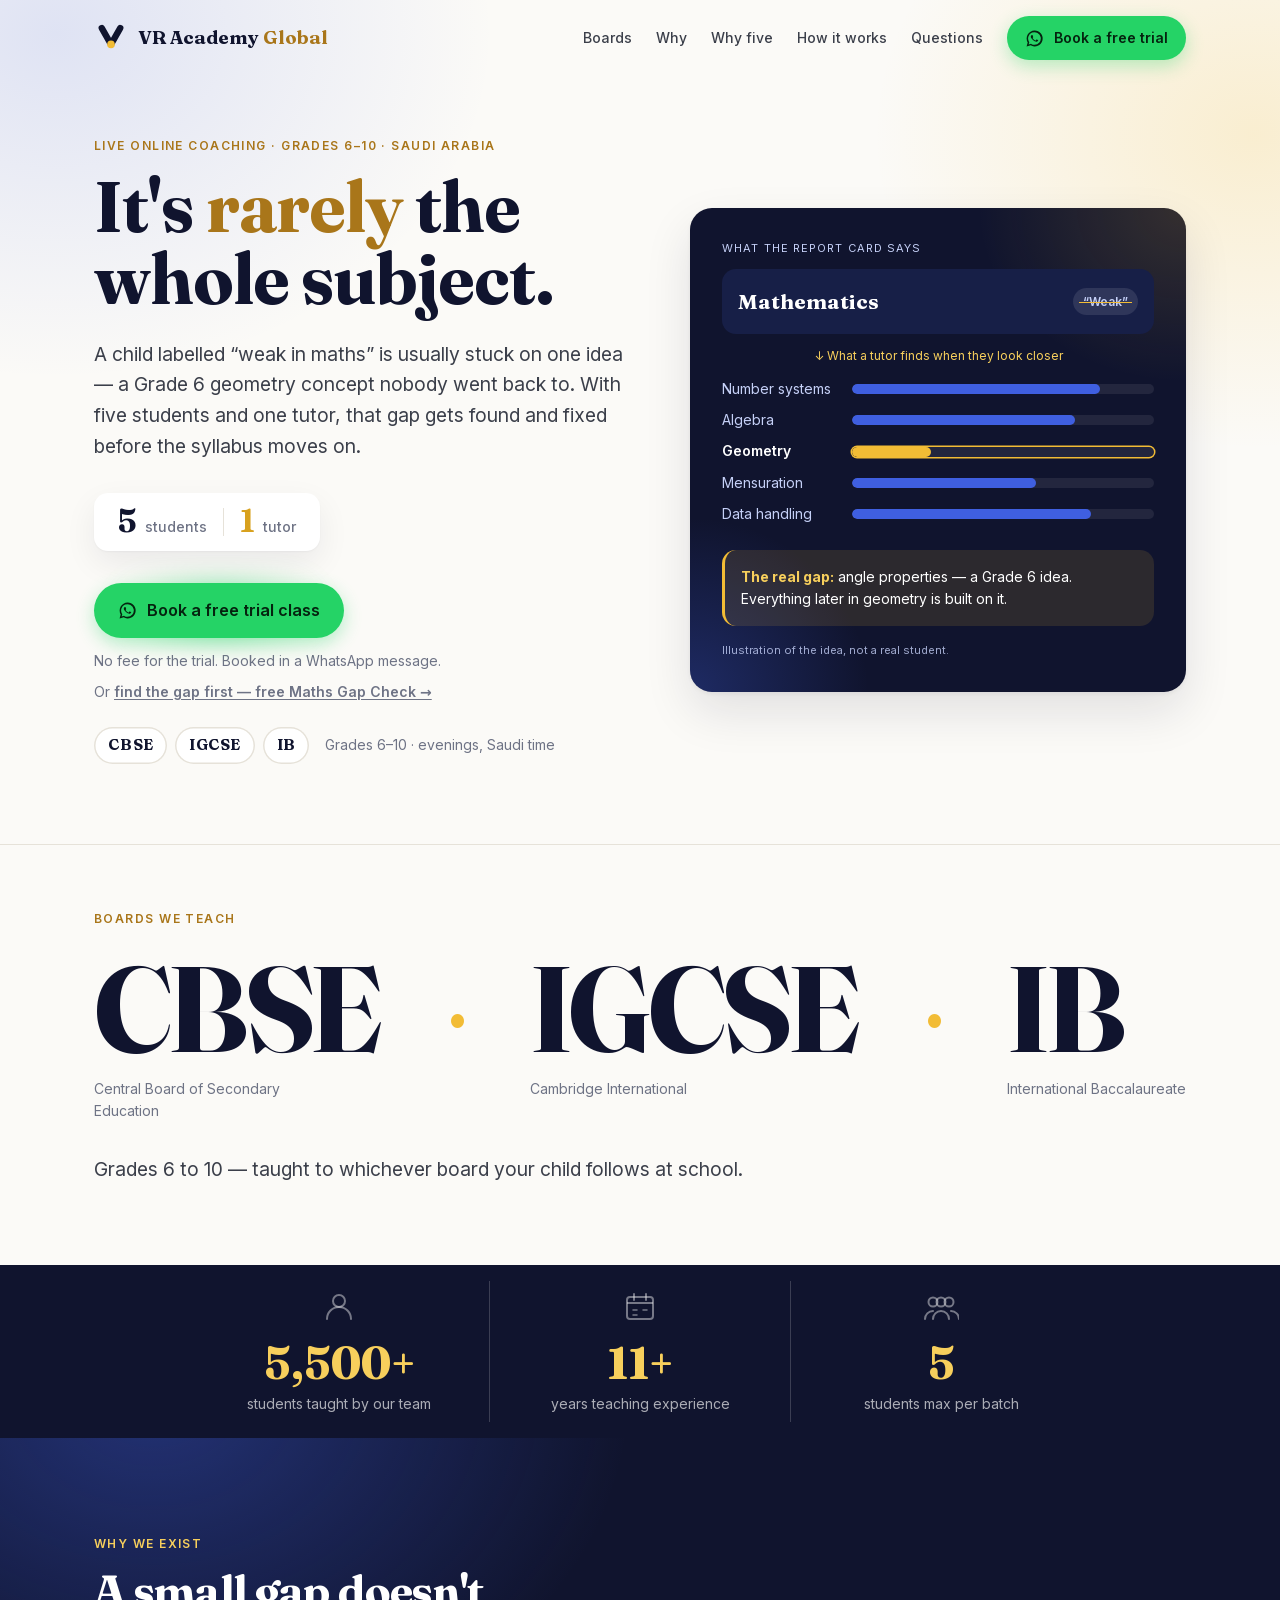
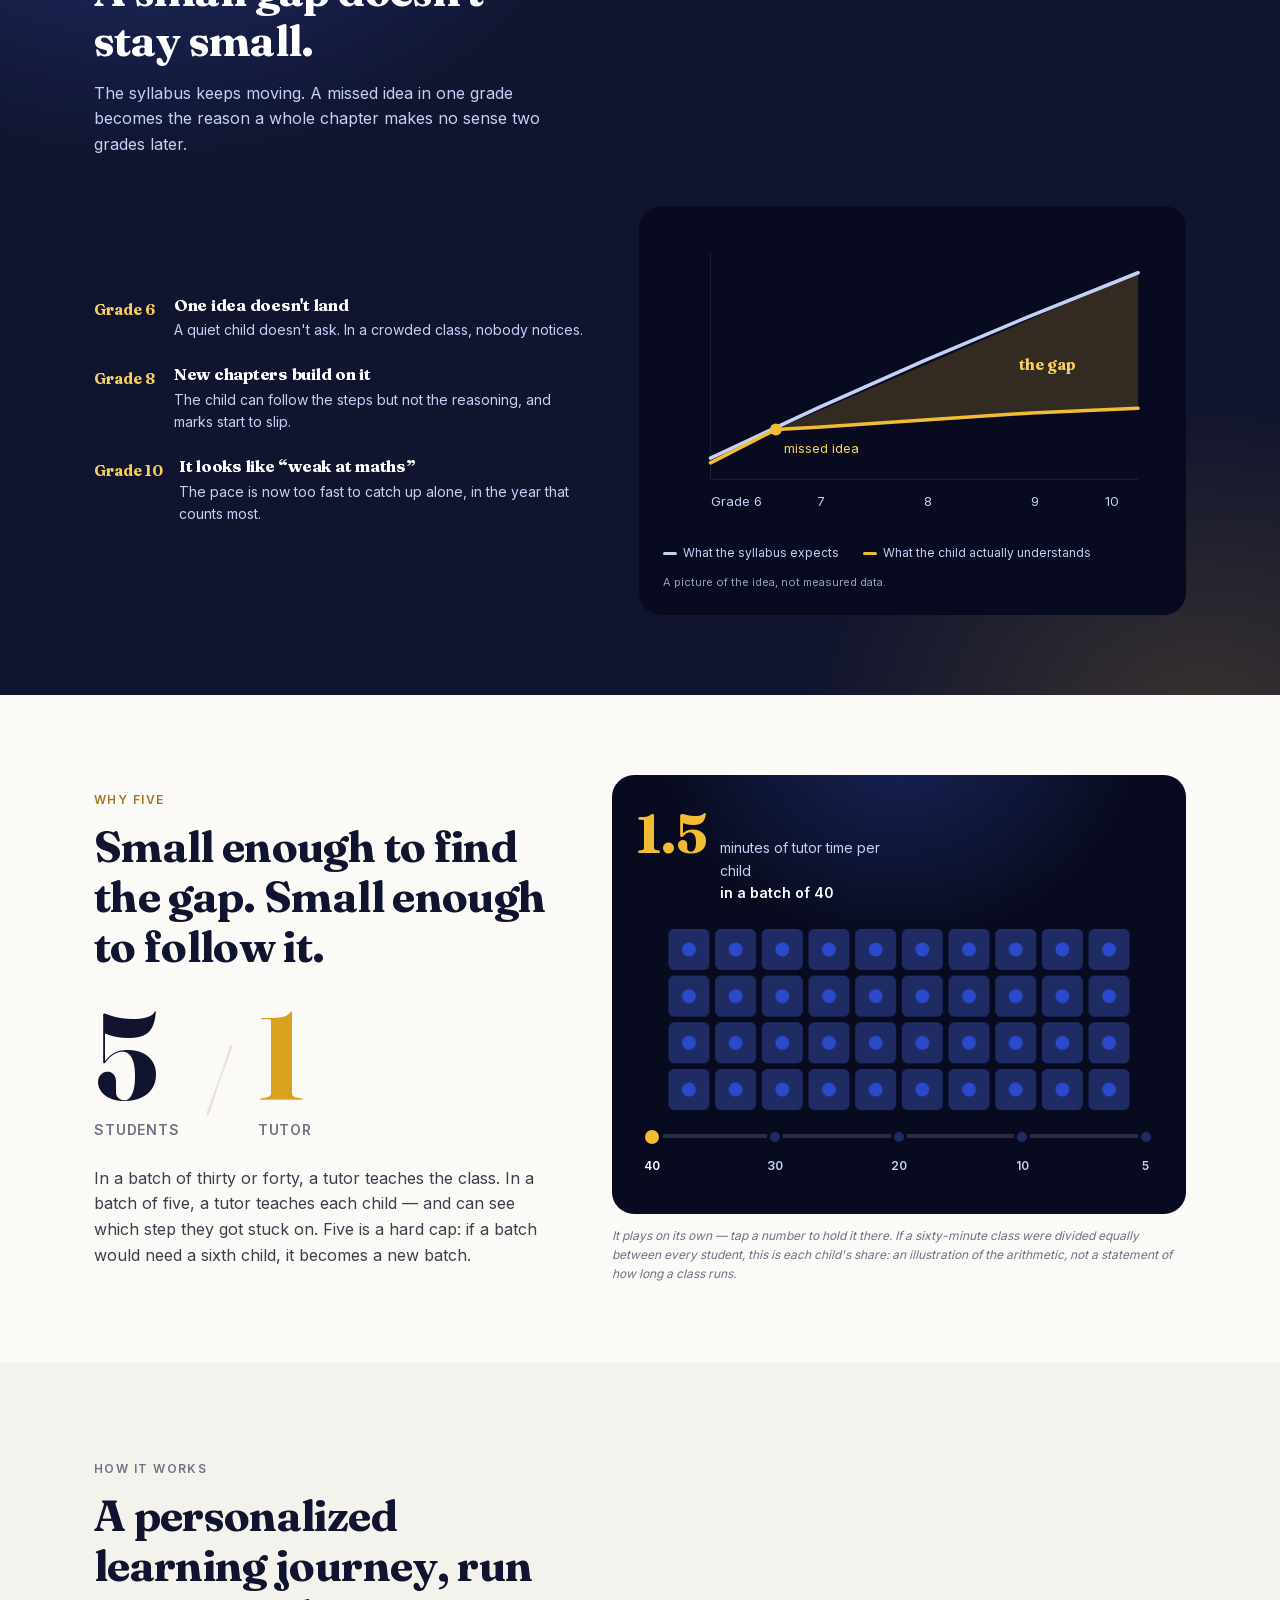
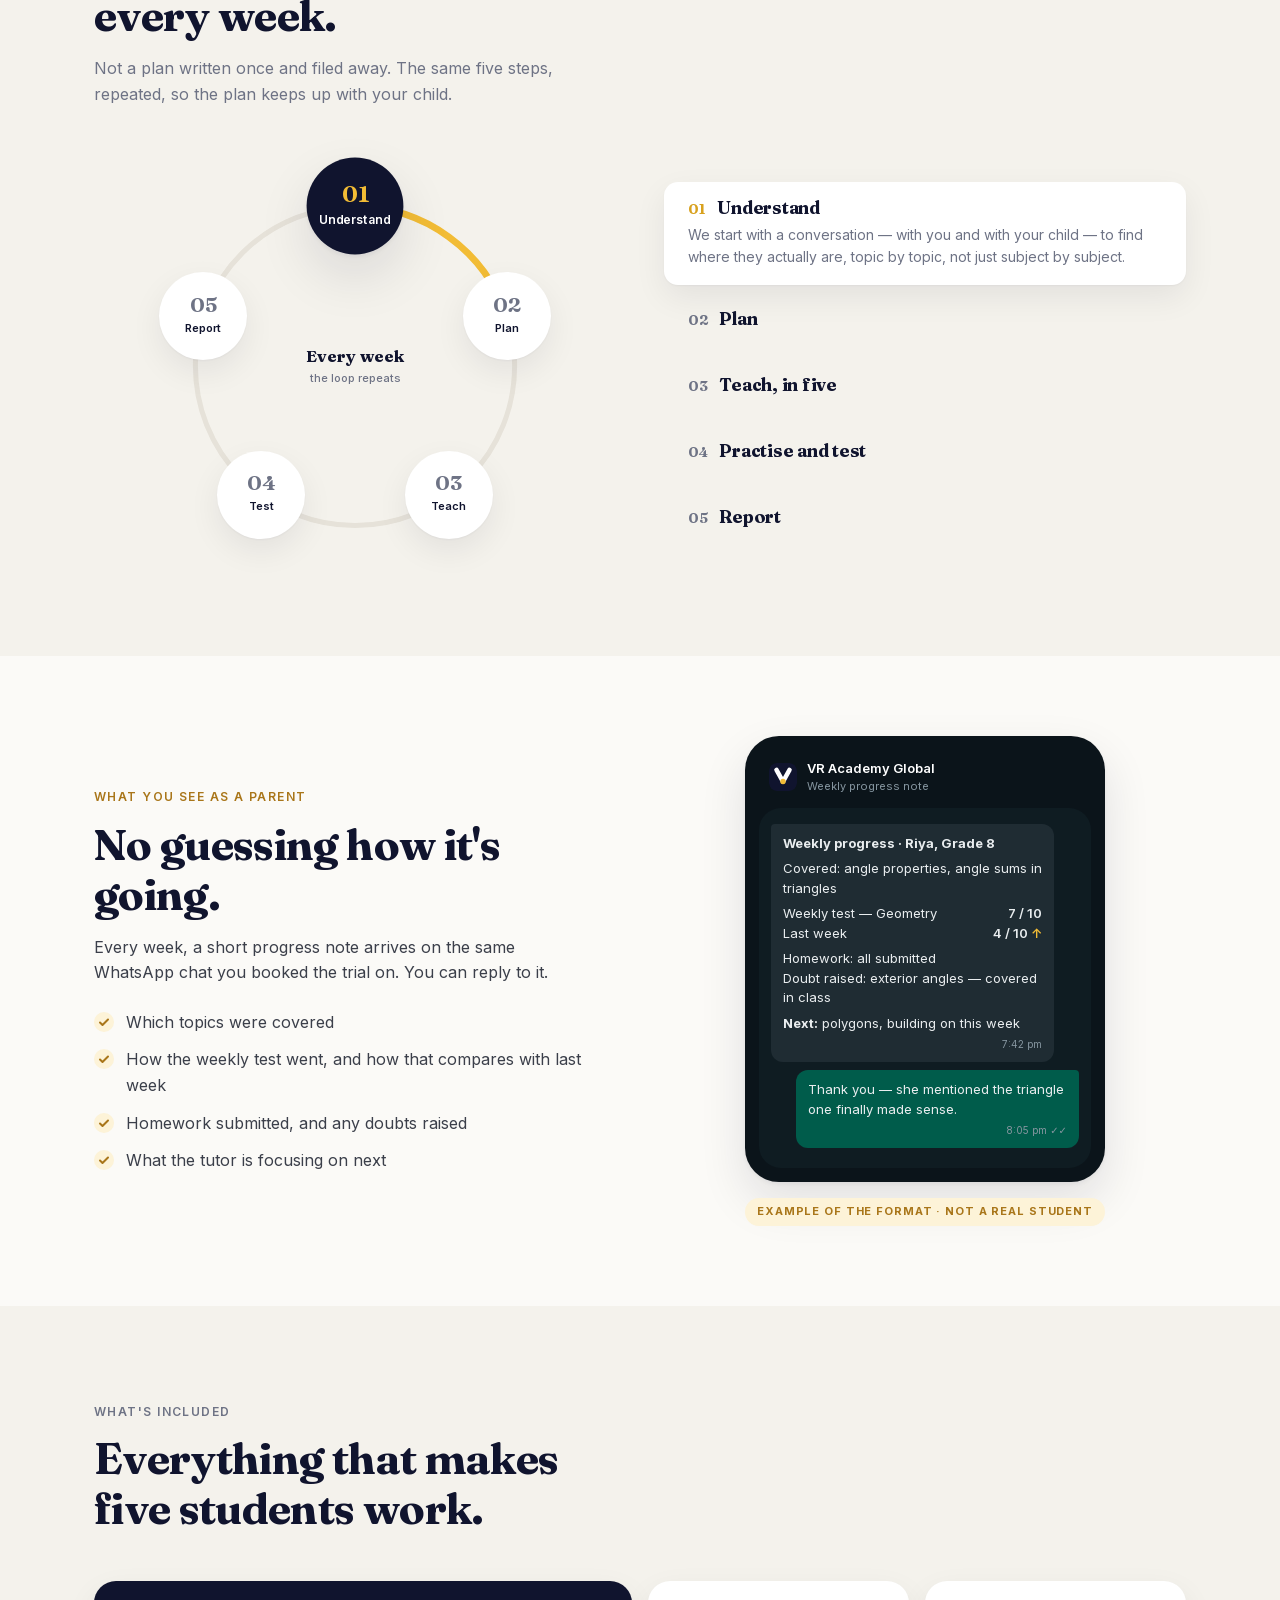
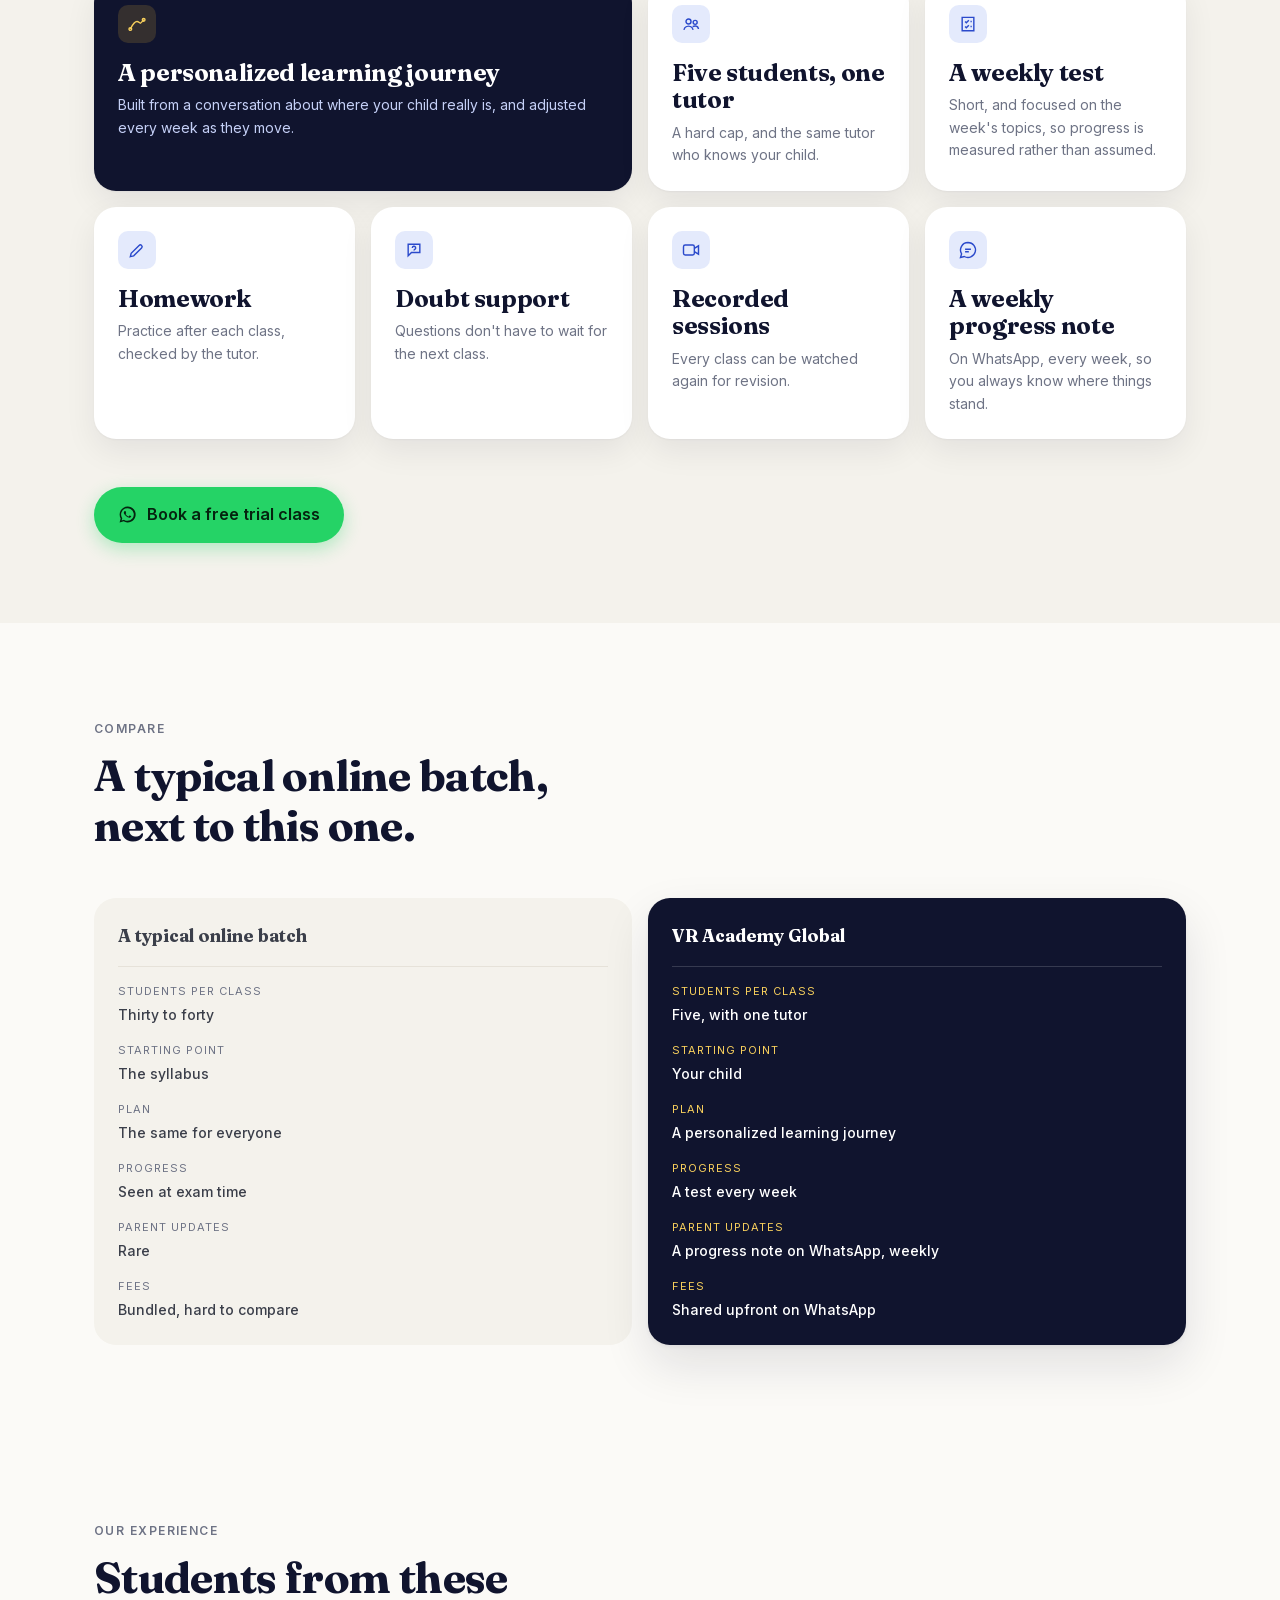
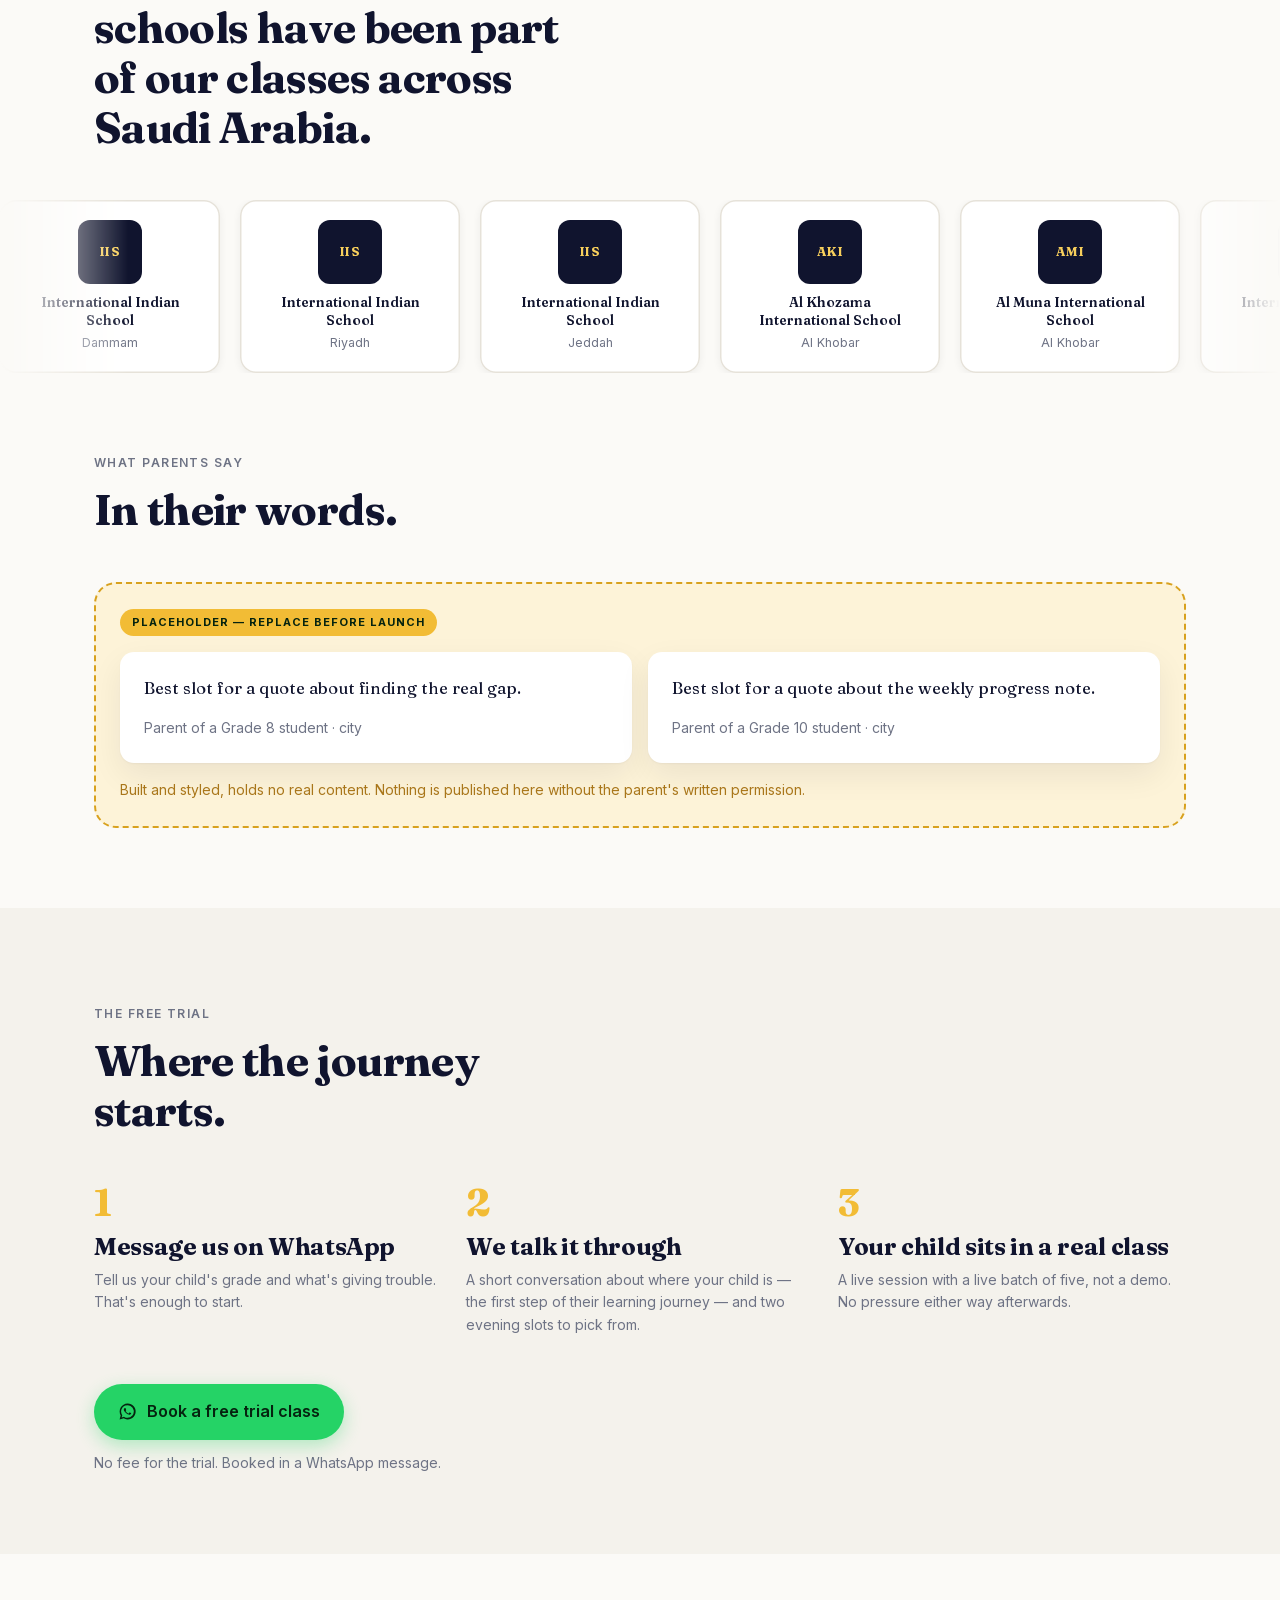
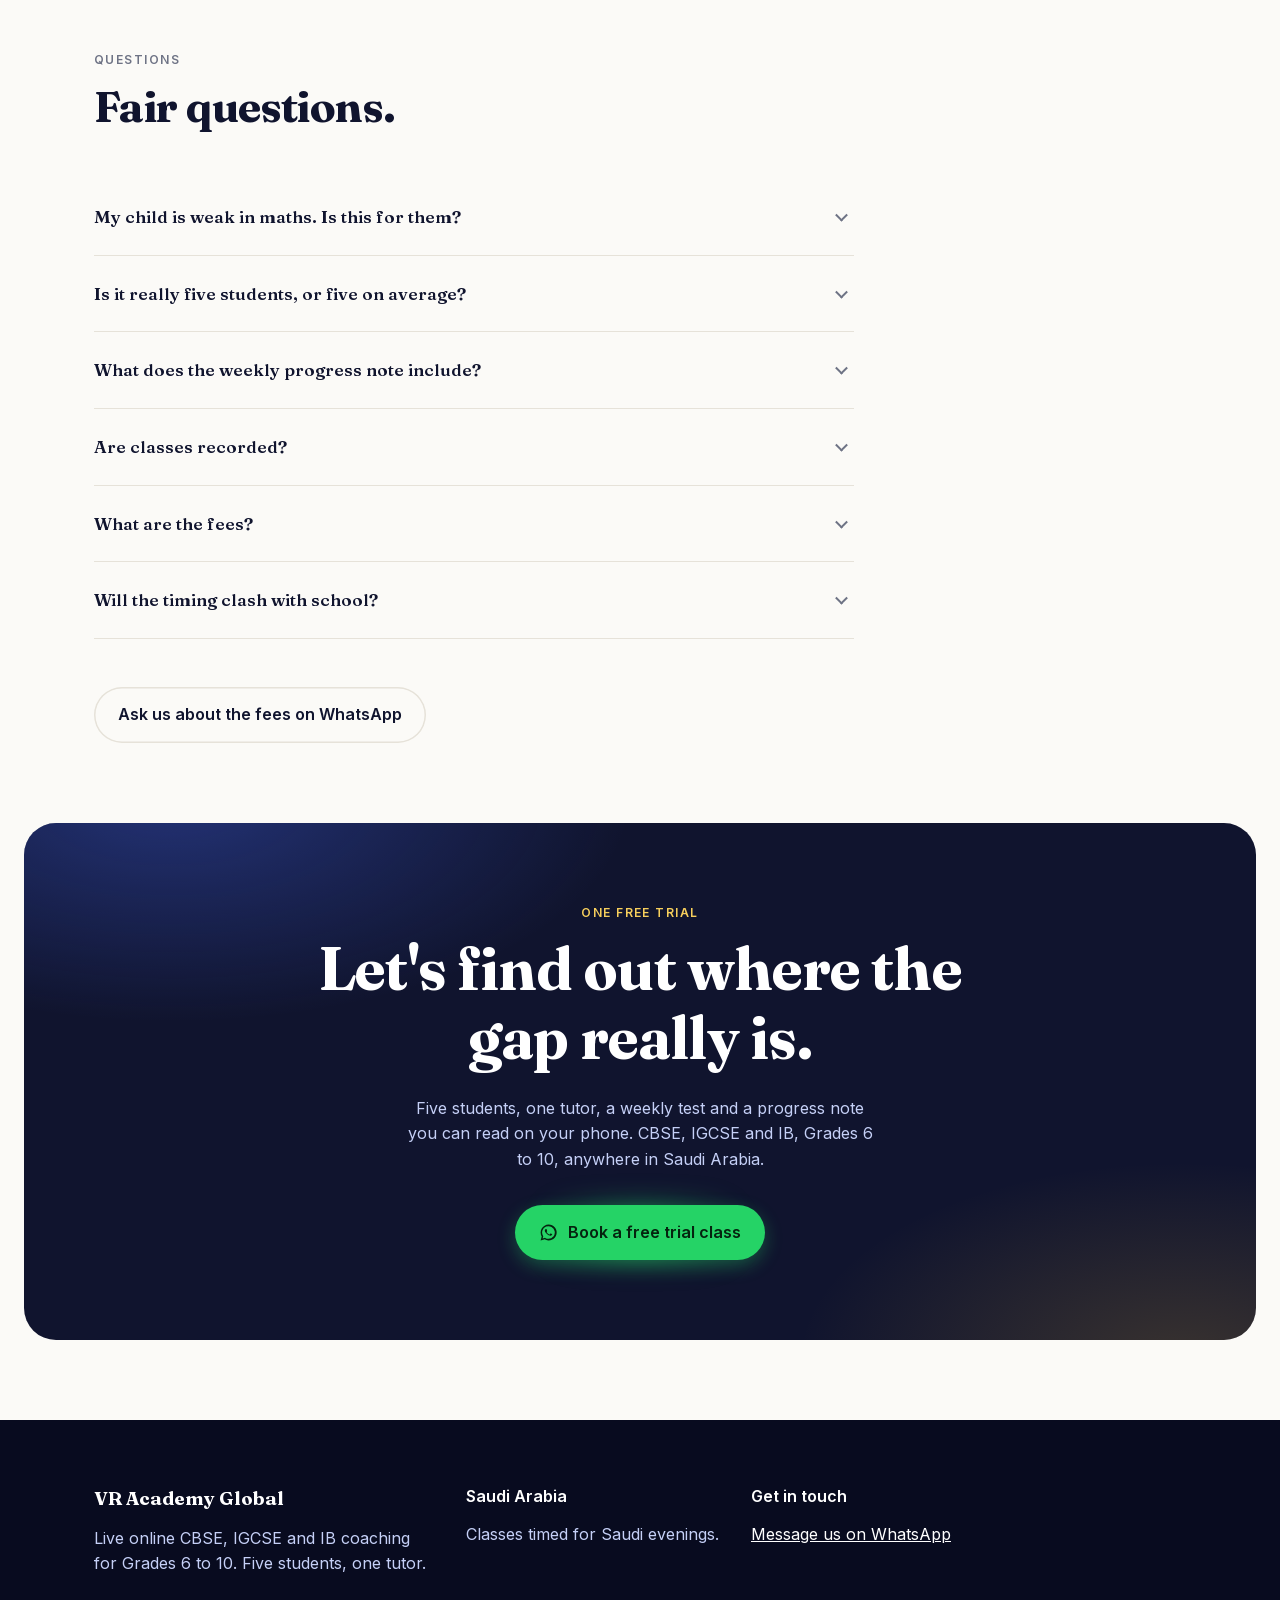
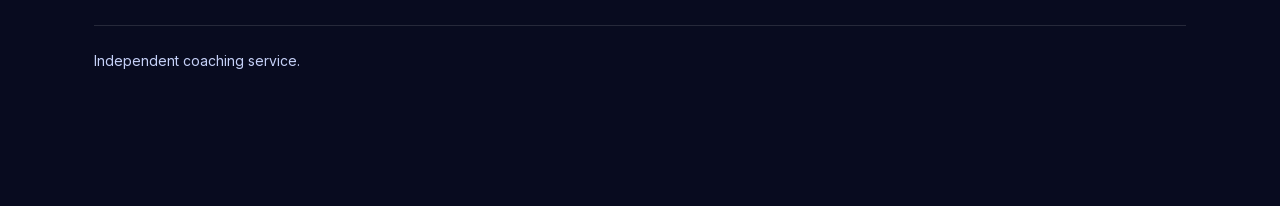
<file: index.html>
<!DOCTYPE html>
<html lang="en" data-type="serif">
<head>
<meta charset="utf-8">
<meta name="robots" content="noindex, nofollow">
<!-- REVIEW BUILD: noindex keeps this out of Google while the page is
     shared for review. Remove this tag (and robots.txt) at launch. -->
<!--
  VR Academy Global — landing page v2, FINAL (was "Version C", index-c.html)
  =========================================================================
  The chosen page. Built from Version B (index-b.html); A and B are kept
  untouched so all three can still be compared side by side (versions.html).

  What C changes from B:
    · Company name is "VR Academy Global" (header lockup, footer, title,
      comparison, sample WhatsApp note).
    · The boards — CBSE, IGCSE, IB — get their own typographic moment right
      under the hero, plus board chips in the hero itself. Display only: no
      picker, no board-specific copy.
    · The batch meter plays itself (40 → 30 → 20 → 10 → 5, holds on 5,
      repeats). Parents did not read B's slider as draggable. Tapping a
      number holds it; autoplay resumes after a pause.

  Unchanged guards: no fees, no class duration or frequency, no tutor
  credentials, no results or testimonials. Search "PLACEHOLDER" before launch.
-->
<meta name="viewport" content="width=device-width, initial-scale=1">
<title>VR Academy Global — find the gap, fix it, five students at a time</title>
<meta name="description" content="Live online CBSE, IGCSE and IB coaching for Grades 6 to 10. Five students, one tutor, a personalized learning journey, a weekly test and a weekly progress note on WhatsApp.">
<!-- Meta Pixel Code -->
<script>
!function(f,b,e,v,n,t,s)
{if(f.fbq)return;n=f.fbq=function(){n.callMethod?
n.callMethod.apply(n,arguments):n.queue.push(arguments)};
if(!f._fbq)f._fbq=n;n.push=n;n.loaded=!0;n.version='2.0';
n.queue=[];t=b.createElement(e);t.async=!0;
t.src=v;s=b.getElementsByTagName(e)[0];
s.parentNode.insertBefore(t,s)}(window, document,'script',
'https://connect.facebook.net/en_US/fbevents.js');
fbq('init', '2314853815972392');
fbq('track', 'PageView');
</script>
<noscript><img height="1" width="1" style="display:none"
src="https://www.facebook.com/tr?id=2314853815972392&ev=PageView&noscript=1"
/></noscript>
<!-- End Meta Pixel Code -->
<link rel="icon" href="favicon.svg">
<!-- Fonts are hosted with the page (fonts/), not fetched from Google: one less
     server to wait for before anything can be drawn. Latin subset only, which
     is all this English page uses. Both fonts are SIL Open Font License. -->
<link rel="preload" href="fonts/fraunces-latin.woff2" as="font" type="font/woff2" crossorigin>
<link rel="preload" href="fonts/inter-latin.woff2" as="font" type="font/woff2" crossorigin>
<style>
@font-face{font-family:Fraunces;font-style:normal;font-weight:400 700;font-display:swap;src:url(fonts/fraunces-latin.woff2) format("woff2");unicode-range:U+0000-00FF, U+0131, U+0152-0153, U+02BB-02BC, U+02C6, U+02DA, U+02DC, U+0304, U+0308, U+0329, U+2000-206F, U+20AC, U+2122, U+2191, U+2193, U+2212, U+2215, U+FEFF, U+FFFD}
@font-face{font-family:Inter;font-style:normal;font-weight:400 700;font-display:swap;src:url(fonts/inter-latin.woff2) format("woff2");unicode-range:U+0000-00FF, U+0131, U+0152-0153, U+02BB-02BC, U+02C6, U+02DA, U+02DC, U+0304, U+0308, U+0329, U+2000-206F, U+20AC, U+2122, U+2191, U+2193, U+2212, U+2215, U+FEFF, U+FFFD}
</style>
<link rel="stylesheet" href="tokens.css">
<style>
  *,*::before,*::after{box-sizing:border-box}
  html{scroll-behavior:smooth;-webkit-text-size-adjust:100%;text-size-adjust:100%}
  body{margin:0;background:var(--c-canvas);color:var(--c-body);font-family:var(--font-body);
       font-size:var(--t-body);line-height:var(--lh-body);-webkit-font-smoothing:antialiased;overflow-x:hidden}
  h1,h2,h3{font-family:var(--font-display);color:var(--c-heading);line-height:var(--lh-head);
           letter-spacing:var(--ls-tight);margin:0;font-weight:700}
  p{margin:0}
  .wrap{max-width:var(--wrap);margin:0 auto;padding:0 var(--sp-6)}
  .eyebrow{font-size:var(--t-eyebrow);font-weight:600;letter-spacing:var(--ls-eyebrow);
           text-transform:uppercase;color:var(--c-gold-700);margin:0}
  .mark{color:var(--c-gold-700)}
  em{font-style:italic}
  section{padding:var(--sp-20) 0}
  .sec-head{max-width:48ch;margin-bottom:var(--sp-12)}
  .sec-head h2{font-size:var(--t-h2);margin-top:var(--sp-3)}
  .sec-head p{margin-top:var(--sp-4);color:var(--c-muted)}
  .num{font-family:var(--font-display);font-weight:700;color:var(--c-gold-500)}

  /* ---------- header (same as A) ---------- */
  .hdr{position:fixed;top:0;left:0;right:0;z-index:60;padding:var(--sp-4) 0;transition:padding var(--dur-mid) var(--ease-soft)}
  .hdr__in{max-width:var(--wrap);margin:0 auto;padding:0 var(--sp-6);display:flex;align-items:center;gap:var(--sp-6);
           border-radius:var(--r-pill);transition:all var(--dur-mid) var(--ease-soft)}
  .hdr.is-stuck{padding:var(--sp-2) 0}
  .hdr.is-stuck .hdr__in{max-width:1020px;background:rgba(255,255,255,.97);-webkit-backdrop-filter:blur(16px);backdrop-filter:blur(16px);
       box-shadow:var(--sh-lift);padding:var(--sp-2) var(--sp-3) var(--sp-2) var(--sp-6)}
  .brand{display:flex;align-items:center;gap:10px;text-decoration:none;margin-right:auto}
  .brand__mark{width:34px;height:34px;flex:none;transition:all var(--dur-mid)}
  .hdr.is-stuck .brand__mark{width:28px;height:28px}
  .brand__name{font-family:var(--font-display);font-weight:700;font-size:1.15rem;color:var(--c-heading)}
  .nav{display:flex;gap:var(--sp-6)}
  .nav a{font-size:var(--t-small);font-weight:500;color:var(--c-body);text-decoration:none}
  .nav a:hover{color:var(--c-heading)}
  @media (max-width:860px){.nav,.hdr__cta{display:none}}

  /* ---------- buttons ---------- */
  .btn{display:inline-flex;align-items:center;justify-content:center;gap:10px;font:inherit;font-weight:600;
       border:0;cursor:pointer;text-decoration:none;padding:15px 24px;border-radius:var(--r-pill);min-height:52px;
       transition:transform var(--dur-fast) var(--ease-out),background var(--dur-fast),box-shadow var(--dur-fast)}
  .btn:active{transform:translateY(1px) scale(.99)}
  .btn--action{background:var(--c-action);color:var(--c-action-ink);box-shadow:var(--sh-btn)}
  .btn--action:hover{background:var(--c-action-deep);color:#fff}
  .btn--sm{padding:11px 18px;min-height:44px;font-size:var(--t-small)}
  .btn--ghost{background:transparent;color:var(--c-heading);box-shadow:inset 0 0 0 1.5px var(--c-hairline)}
  .btn--ghost:hover{box-shadow:inset 0 0 0 1.5px var(--c-heading)}
  .btn__wa{width:19px;height:19px;flex:none}
  .cta-note{font-size:var(--t-small);color:var(--c-muted);margin-top:var(--sp-3)}
  .glow{position:relative;display:inline-flex;border-radius:var(--r-pill)}
  .glow::before{content:"";position:absolute;inset:-6px;border-radius:inherit;
    background:radial-gradient(60% 120% at 50% 50%,rgba(37,211,102,.5),transparent 70%);
    filter:blur(12px);opacity:0;transition:opacity 900ms var(--ease-soft);z-index:-1}
  .glow.is-lit::before{opacity:1}

  /* ---------- reveal ---------- */
  .rv{opacity:0;transform:translateY(16px);transition:opacity 520ms var(--ease-out),transform 520ms var(--ease-out)}
  .rv.in{opacity:1;transform:none}

  /* ---------- hero: two columns ---------- */
  .hero{padding:calc(var(--sp-28) + 24px) 0 var(--sp-20);position:relative;overflow:hidden}
  .hero::before{content:"";position:absolute;inset:-20% -10% auto -10%;height:120%;z-index:-1;
    background:radial-gradient(46% 55% at 12% 20%,rgba(63,95,224,.15),transparent 62%),
               radial-gradient(40% 50% at 90% 30%,rgba(242,188,53,.20),transparent 62%);
    animation:drift 26s var(--ease-soft) infinite alternate}
  @keyframes drift{from{transform:translate3d(0,0,0) scale(1)}to{transform:translate3d(-3%,2%,0) scale(1.08)}}
  .hero__grid{display:grid;grid-template-columns:1.05fr .95fr;gap:var(--sp-12);align-items:center}
  @media (max-width:900px){.hero__grid{grid-template-columns:1fr}}
  .hero h1{font-size:clamp(2.6rem,5.6vw,4.5rem);line-height:var(--lh-tight)}
  .hero .lede{font-size:var(--t-lead);margin-top:var(--sp-6);max-width:48ch}
  .ratio{display:inline-flex;align-items:center;gap:var(--sp-4);margin-top:var(--sp-8);
         background:var(--c-surface);border-radius:var(--r-md);padding:var(--sp-3) var(--sp-6);box-shadow:var(--sh-card)}
  .ratio__part{display:flex;align-items:baseline;gap:8px}
  .ratio__n{font-family:var(--font-display);font-weight:700;font-size:2rem;line-height:1;color:var(--c-heading)}
  .ratio__n--gold{color:var(--c-gold-600)}
  .ratio__l{font-size:var(--t-small);color:var(--c-muted);font-weight:500}
  .ratio__sep{width:1px;height:28px;background:var(--c-hairline)}
  .hero__cta{margin-top:var(--sp-8)}
  .boards{margin-top:var(--sp-6);font-size:var(--t-small);color:var(--c-muted)}

  /* ---------- diagnosis card (hero visual) ---------- */
  .dx{background:var(--c-indigo-900);border-radius:var(--r-card);padding:var(--sp-8);color:#fff;
      box-shadow:var(--sh-lift);position:relative;overflow:hidden}
  .dx::after{content:"";position:absolute;inset:0;pointer-events:none;
    background:radial-gradient(70% 60% at 100% 0%,rgba(242,188,53,.16),transparent 60%),
               radial-gradient(60% 60% at 0% 100%,rgba(63,95,224,.3),transparent 60%)}
  .dx>*{position:relative;z-index:1}
  .dx__lbl{font-size:11px;letter-spacing:.1em;text-transform:uppercase;color:var(--c-indigo-200)}
  .dx__verdict{display:flex;justify-content:space-between;align-items:center;margin-top:var(--sp-3);
       padding:var(--sp-4);border-radius:var(--r-md);background:var(--c-indigo-800);
       transition:opacity var(--dur-slow) var(--ease-soft)}
  .dx__subj{font-family:var(--font-display);font-size:1.3rem;font-weight:700}
  .dx__tag{font-size:12px;font-weight:600;padding:4px 10px;border-radius:99px;background:rgba(255,255,255,.1);
           color:var(--c-indigo-200);position:relative}
  .dx__tag::after{content:"";position:absolute;left:6px;right:6px;top:50%;height:1.5px;background:var(--c-gold-500);
           transform:scaleX(0);transform-origin:left;transition:transform 500ms var(--ease-out) 300ms}
  .dx.is-open .dx__tag::after{transform:scaleX(1)}
  .dx__arrow{text-align:center;color:var(--c-gold-400);font-size:12px;margin:var(--sp-3) 0;
             opacity:0;transition:opacity 400ms 600ms}
  .dx.is-open .dx__arrow{opacity:1}
  .topics{display:flex;flex-direction:column;gap:9px}
  .topic{display:grid;grid-template-columns:118px 1fr;align-items:center;gap:var(--sp-3);
         opacity:0;transform:translateY(6px);transition:opacity 420ms var(--ease-out),transform 420ms var(--ease-out)}
  .dx.is-open .topic{opacity:1;transform:none}
  .dx.is-open .topic:nth-child(1){transition-delay:.75s}
  .dx.is-open .topic:nth-child(2){transition-delay:.85s}
  .dx.is-open .topic:nth-child(3){transition-delay:.95s}
  .dx.is-open .topic:nth-child(4){transition-delay:1.05s}
  .dx.is-open .topic:nth-child(5){transition-delay:1.15s}
  .topic__name{font-size:var(--t-small);color:var(--c-indigo-200)}
  .topic__bar{height:10px;border-radius:99px;background:rgba(255,255,255,.08);overflow:hidden}
  .topic__fill{height:100%;border-radius:99px;background:var(--c-indigo-500);width:0;
               transition:width 800ms var(--ease-out)}
  .dx.is-open .topic__fill{width:var(--w)}
  .topic--gap .topic__name{color:#fff;font-weight:600}
  .topic--gap .topic__bar{box-shadow:0 0 0 1.5px var(--c-gold-500)}
  .topic--gap .topic__fill{background:var(--c-gold-500)}
  .dx__find{margin-top:var(--sp-6);padding:var(--sp-4);border-radius:var(--r-md);
            background:rgba(242,188,53,.12);border-left:3px solid var(--c-gold-500);
            font-size:var(--t-small);color:#fff;opacity:0;transition:opacity 500ms 1.6s}
  .dx.is-open .dx__find{opacity:1}
  .dx__find strong{color:var(--c-gold-400)}
  .dx__note{font-size:11px;color:var(--c-indigo-200);margin-top:var(--sp-4);opacity:.8}

  /* ---------- name lockup ----------
     "Global" is the same typeface, weight and size as "VR Academy" (it simply
     inherits them); only the colour differs. */
  .brand__global{color:var(--c-gold-700)}

  /* ---------- C: boards ---------- */
  .bchips{display:flex;flex-wrap:wrap;align-items:center;gap:var(--sp-2);margin-top:var(--sp-6)}
  .bchip{font-family:var(--font-display);font-weight:700;font-size:.95rem;letter-spacing:.02em;color:var(--c-heading);
    background:var(--c-surface);border-radius:var(--r-pill);padding:6px 14px;box-shadow:inset 0 0 0 1.5px var(--c-hairline)}
  .bchips__meta{font-size:var(--t-small);color:var(--c-muted);margin-left:var(--sp-2)}
  .boardsband{padding:var(--sp-16) 0 var(--sp-20);border-top:1px solid var(--c-hairline)}
  .bwords{display:flex;align-items:flex-start;justify-content:space-between;gap:var(--sp-4) var(--sp-8);
    flex-wrap:wrap;margin-top:var(--sp-6)}
  .bword{display:flex;flex-direction:column}
  .bword__name{font-family:var(--font-display);font-weight:700;font-size:clamp(3.4rem,10vw,7.5rem);
    line-height:.95;letter-spacing:-.035em;color:var(--c-heading)}
  .bword__full{font-size:var(--t-small);color:var(--c-muted);margin-top:var(--sp-3);max-width:22ch}
  .bword__sep{font-family:var(--font-display);font-weight:400;font-size:clamp(3.4rem,10vw,7.5rem);
    line-height:.95;color:var(--c-gold-500)}
  .bwords__foot{margin-top:var(--sp-8);color:var(--c-body);font-size:var(--t-lead)}
  @media (max-width:640px){ .bword__sep{display:none} .bwords{flex-direction:column;gap:var(--sp-6)} }

  /* ---------- self-playing batch meter ----------
     Every tile is placed with a transform, so at every step (40 > 30 > 20 > 10 > 5)
     the tiles that stay grow and re-centre inside the same block while the ones
     that leave fade out. The block itself never changes size. */
  #five .stage__inner{max-width:526px}
  .meter__grid{position:relative;width:100%;height:181px;margin-bottom:var(--sp-6)}
  @supports (aspect-ratio:1/1){ .meter__grid{height:auto;aspect-ratio:526/181} }
  .meter__grid .tile{position:absolute;left:0;top:0;width:100px;height:100px;aspect-ratio:auto;
    border-radius:14px;transform-origin:0 0;
    transition:transform .7s var(--ease-out),opacity .5s var(--ease-soft),box-shadow .5s}
  /* leaving tiles fade quickly so the crossover stays clean; returning tiles fade in at the slower base speed */
  .meter__grid .tile.is-off{opacity:0;pointer-events:none;
    transition:transform .7s var(--ease-out),opacity .28s var(--ease-soft),box-shadow .5s}
  .meter__grid.is-resizing .tile{transition:none}
  .meter__grid .tile__dot{transition:background .45s}
  .meter__grid.is-five .tile:not(.is-off){box-shadow:0 0 0 2px rgba(242,188,53,.55)}
  .meter__grid.is-five .tile:not(.is-off) .tile__dot{background:var(--c-gold-500)}
  .stops{position:relative;display:flex;justify-content:space-between;padding-top:16px;margin-top:var(--sp-2)}
  .stops::before{content:"";position:absolute;left:16px;right:16px;top:0;height:4px;border-radius:99px;background:rgba(255,255,255,.14)}
  .stops__fill{position:absolute;left:16px;top:0;height:4px;border-radius:99px;background:var(--c-gold-500);
    width:0;transition:width .5s var(--ease-out)}
  .stop{position:relative;font:inherit;font-size:12px;font-weight:600;color:var(--c-indigo-200);background:transparent;
    border:0;cursor:pointer;min-width:32px;min-height:32px;padding:4px 2px;border-radius:8px}
  .stop::before{content:"";position:absolute;left:50%;top:-18px;width:10px;height:10px;margin-left:-5px;border-radius:50%;
    background:var(--c-indigo-700);box-shadow:0 0 0 3px var(--c-indigo-950);transition:background .3s,transform .3s}
  .stop.is-past::before{background:var(--c-gold-500)}
  .stop.is-on{color:#fff}
  .stop.is-on::before{background:var(--c-gold-500);transform:scale(1.4)}
  .stop:focus-visible{outline:2px solid var(--c-gold-500);outline-offset:2px}

  /* ---------- band ---------- */
  .band{background:var(--c-indigo-900);color:#fff;position:relative;overflow:hidden}
  .band::after{content:"";position:absolute;inset:0;pointer-events:none;
    background:radial-gradient(60% 70% at 12% -5%,rgba(63,95,224,.40),transparent 62%),
               radial-gradient(52% 64% at 94% 104%,rgba(242,188,53,.18),transparent 60%)}
  .band>*{position:relative;z-index:1}
  .band h2,.band h3{color:#fff}
  .band .eyebrow{color:var(--c-gold-400)}
  .band p{color:var(--c-indigo-200)}
  .band--round{border-radius:var(--r-xl);margin:0 var(--sp-6)}

  /* ---------- why: widening gap diagram ---------- */
  .why{display:grid;grid-template-columns:1fr 1.1fr;gap:var(--sp-12);align-items:center}
  @media (max-width:900px){.why{grid-template-columns:1fr}}
  .why__steps{display:flex;flex-direction:column;gap:var(--sp-6)}
  .why__step{display:grid;grid-template-columns:auto 1fr;gap:var(--sp-4)}
  .why__g{font-family:var(--font-display);font-weight:700;color:var(--c-gold-400);font-size:.95rem;
          min-width:4.2em;padding-top:2px}
  .why__step h3{font-size:1.05rem}
  .why__step p{font-size:var(--t-small);margin-top:4px}
  .chart{background:var(--c-indigo-950);border-radius:var(--r-card);padding:var(--sp-6)}
  .chart svg{width:100%;height:auto;display:block}
  .chart .ln{fill:none;stroke-width:3;stroke-linecap:round;stroke-dasharray:600;stroke-dashoffset:600;
             transition:stroke-dashoffset 1.6s var(--ease-out)}
  .chart .area{opacity:0;transition:opacity .8s 1.2s}
  .chart.go .ln{stroke-dashoffset:0}
  .chart.go .area{opacity:1}
  .chart__legend{display:flex;gap:var(--sp-6);flex-wrap:wrap;margin-top:var(--sp-4);font-size:12px;color:var(--c-indigo-200)}
  .chart__legend i{display:inline-block;width:14px;height:3px;border-radius:2px;margin-right:6px;vertical-align:middle}
  .chart__cap{font-size:11px;color:var(--c-indigo-200);opacity:.75;margin-top:var(--sp-3)}

  /* ---------- why five ---------- */
  .five{display:grid;grid-template-columns:.9fr 1.1fr;gap:var(--sp-12);align-items:center}
  @media (max-width:900px){.five{grid-template-columns:1fr}}
  .big-ratio{display:flex;align-items:flex-end;gap:var(--sp-6)}
  .big-ratio__part{display:flex;flex-direction:column}
  .big-ratio__n{font-family:var(--font-display);font-weight:700;font-size:clamp(4.5rem,10vw,7.5rem);line-height:.9;color:var(--c-heading)}
  .big-ratio__n--gold{color:var(--c-gold-600)}
  .big-ratio__l{font-size:var(--t-small);font-weight:600;color:var(--c-muted);letter-spacing:.06em;text-transform:uppercase;margin-top:var(--sp-2)}
  .big-ratio__slash{font-family:var(--font-display);font-size:clamp(3rem,7vw,5rem);color:var(--c-hairline);line-height:1;padding-bottom:1.6rem}
  .stage{position:relative;background:var(--c-indigo-950);border-radius:var(--r-card);padding:var(--sp-8) var(--sp-6);
         display:grid;place-items:center;overflow:hidden}
  .stage::after{content:"";position:absolute;inset:0;pointer-events:none;
    background:radial-gradient(70% 80% at 50% -10%,rgba(63,95,224,.30),transparent 60%)}
  .stage>*{position:relative;z-index:1}
  .stage__inner{width:100%;max-width:460px}
  .readout{display:flex;align-items:baseline;gap:var(--sp-3);margin-bottom:var(--sp-6);color:#fff}
  .readout__n{font-family:var(--font-display);font-size:3.4rem;font-weight:700;line-height:1;color:var(--c-gold-500);font-variant-numeric:tabular-nums}
  .readout__u{font-size:var(--t-small);color:var(--c-indigo-200);max-width:20ch}
  .readout__u strong{color:#fff;font-weight:600}
  .tile{aspect-ratio:1;border-radius:5px;background:var(--c-indigo-700);box-shadow:var(--sh-inset);display:grid;place-items:center}
  .tile__dot{width:34%;height:34%;border-radius:50%;background:var(--c-indigo-600)}
  .caption{font-size:12px;color:var(--c-muted);margin-top:var(--sp-3);font-style:italic}

  /* ---------- how: the loop ---------- */
  .loop{display:grid;grid-template-columns:1fr 1fr;gap:var(--sp-12);align-items:center}
  @media (max-width:900px){.loop{grid-template-columns:1fr}}
  .ring{position:relative;width:100%;max-width:420px;aspect-ratio:1;margin:0 auto}
  .ring svg{position:absolute;inset:0;width:100%;height:100%}
  .ring__node{position:absolute;width:88px;height:88px;margin:-44px 0 0 -44px;border-radius:50%;
    background:var(--c-surface);box-shadow:var(--sh-card);display:flex;flex-direction:column;align-items:center;justify-content:center;
    border:0;cursor:pointer;font:inherit;color:var(--c-heading);transition:all var(--dur-mid) var(--ease-out)}
  .ring__node b{font-family:var(--font-display);font-size:1.3rem;line-height:1;color:var(--c-muted);transition:color var(--dur-mid)}
  .ring__node span{font-size:11px;font-weight:600;margin-top:4px}
  .ring__node.is-active{background:var(--c-indigo-900);color:#fff;transform:scale(1.1);box-shadow:var(--sh-lift)}
  .ring__node.is-active b{color:var(--c-gold-500)}
  .ring__centre{position:absolute;inset:32%;border-radius:50%;display:grid;place-items:center;text-align:center;
    font-family:var(--font-display);font-weight:700;font-size:1.05rem;color:var(--c-heading);line-height:1.2}
  .ring__centre small{display:block;font-family:var(--font-body);font-weight:500;font-size:11px;color:var(--c-muted);margin-top:6px}
  .steps{display:flex;flex-direction:column;gap:var(--sp-2)}
  .stp{border-radius:var(--r-md);padding:var(--sp-4) var(--sp-6);transition:background var(--dur-mid),box-shadow var(--dur-mid);cursor:pointer}
  .stp h3{font-size:1.1rem;display:flex;gap:var(--sp-3);align-items:baseline}
  .stp h3 b{color:var(--c-muted);font-size:.9rem}
  .stp p{font-size:var(--t-small);color:var(--c-muted);margin-top:6px;max-height:0;overflow:hidden;
         transition:max-height var(--dur-mid) var(--ease-soft)}
  .stp.is-active{background:var(--c-surface);box-shadow:var(--sh-card)}
  .stp.is-active h3 b{color:var(--c-gold-600)}
  .stp.is-active p{max-height:12em}

  /* ---------- what a parent sees ---------- */
  .sees{display:grid;grid-template-columns:1fr 1fr;gap:var(--sp-12);align-items:center}
  @media (max-width:900px){.sees{grid-template-columns:1fr}}
  .phone{max-width:360px;margin:0 auto;background:#0B141A;border-radius:34px;padding:14px;box-shadow:var(--sh-lift)}
  .phone__top{display:flex;align-items:center;gap:10px;padding:8px 10px 12px;color:#fff;font-size:13px;font-weight:600}
  .phone__top svg{width:28px;height:28px;border-radius:8px}
  .phone__top small{display:block;font-weight:400;color:#8696a0;font-size:11px}
  .chat{background:#0F1C22;border-radius:22px;padding:16px 12px;min-height:360px;display:flex;flex-direction:column;gap:8px}
  .msg{background:#1F2C33;color:#E9EDEF;border-radius:12px;border-top-left-radius:4px;padding:10px 12px;font-size:13px;line-height:1.5;max-width:92%}
  .msg--out{background:#005C4B;align-self:flex-end;border-top-left-radius:12px;border-top-right-radius:4px}
  .msg__h{font-weight:700;margin-bottom:6px}
  .msg__row{display:flex;justify-content:space-between;gap:12px}
  .msg__row span:last-child{font-weight:600}
  .msg__up{color:#F2BC35}
  .msg__t{font-size:10px;color:#8696a0;text-align:right;margin-top:4px}
  .msg{opacity:0;transform:translateY(8px);transition:opacity 500ms var(--ease-out),transform 500ms var(--ease-out)}
  .chat.go .msg{opacity:1;transform:none}
  .chat.go .msg:nth-child(2){transition-delay:.9s}
  .example{display:inline-block;font-size:11px;font-weight:700;letter-spacing:.08em;text-transform:uppercase;
           color:var(--c-gold-700);background:var(--c-gold-100);border-radius:99px;padding:5px 12px;margin-top:var(--sp-4)}
  .ticks{list-style:none;padding:0;margin:var(--sp-6) 0 0;display:flex;flex-direction:column;gap:var(--sp-3)}
  .ticks li{display:flex;gap:var(--sp-3);align-items:flex-start}
  .ticks li::before{content:"";flex:none;width:20px;height:20px;border-radius:50%;margin-top:2px;
    background:var(--c-gold-100) url("data:image/svg+xml,%3Csvg xmlns='http://www.w3.org/2000/svg' viewBox='0 0 20 20'%3E%3Cpath d='M6 10.5l2.5 2.5L14 7.5' fill='none' stroke='%23A9761A' stroke-width='2' stroke-linecap='round' stroke-linejoin='round'/%3E%3C/svg%3E") center/100% no-repeat}

  /* ---------- included ---------- */
  .incl{display:grid;gap:var(--sp-4);grid-template-columns:repeat(auto-fit,minmax(250px,1fr))}
  .cell{background:var(--c-surface);border-radius:var(--r-card);padding:var(--sp-6);box-shadow:var(--sh-card);
        transition:transform var(--dur-mid) var(--ease-out),box-shadow var(--dur-mid)}
  .cell:hover{transform:translateY(-4px);box-shadow:var(--sh-lift)}
  .cell h3{font-size:var(--t-h3);margin-bottom:var(--sp-2)}
  .cell p{color:var(--c-muted);font-size:var(--t-small)}
  .cell__ico{width:38px;height:38px;border-radius:10px;background:var(--c-indigo-100);display:grid;place-items:center;
             margin-bottom:var(--sp-4);color:var(--c-indigo-600)}
  .cell__ico svg{width:20px;height:20px}
  .cell--hero{background:var(--c-indigo-900);grid-column:span 2}
  .cell--hero h3{color:#fff}
  .cell--hero p{color:var(--c-indigo-200)}
  .cell--hero .cell__ico{background:rgba(242,188,53,.16);color:var(--c-gold-400)}
  @media (max-width:600px){.cell--hero{grid-column:auto}}

  /* ---------- comparison ---------- */
  .cmp{display:grid;grid-template-columns:1fr 1fr;gap:var(--sp-4)}
  @media (max-width:760px){.cmp{grid-template-columns:1fr}}
  .cmp__col{border-radius:var(--r-card);padding:var(--sp-6);display:flex;flex-direction:column;gap:var(--sp-4)}
  .cmp__col--them{background:var(--c-surface-sunken)}
  .cmp__col--us{background:var(--c-indigo-900);color:#fff;box-shadow:var(--sh-lift)}
  .cmp__hd{font-family:var(--font-display);font-weight:700;font-size:1.1rem;padding-bottom:var(--sp-4);border-bottom:1px solid var(--c-hairline)}
  .cmp__col--us .cmp__hd{border-bottom-color:rgba(255,255,255,.16)}
  .cmp__row{display:flex;flex-direction:column;gap:3px}
  .cmp__k{font-size:11px;letter-spacing:.09em;text-transform:uppercase;color:var(--c-muted)}
  .cmp__col--us .cmp__k{color:var(--c-gold-400)}
  .cmp__v{font-size:var(--t-small);font-weight:500}

  /* ---------- trial / faq / placeholder / footer ---------- */
  .trial{display:grid;gap:var(--sp-6);grid-template-columns:repeat(auto-fit,minmax(240px,1fr));counter-reset:s}
  .trial__s{counter-increment:s}
  .trial__s::before{content:counter(s);font-family:var(--font-display);font-weight:700;font-size:2.4rem;color:var(--c-gold-500);display:block;line-height:1;margin-bottom:var(--sp-3)}
  .trial__s h3{font-size:var(--t-h3);margin-bottom:var(--sp-2)}
  .trial__s p{color:var(--c-muted);font-size:var(--t-small)}
  .faq{max-width:760px}
  .q{border-bottom:1px solid var(--c-hairline)}
  .q summary{cursor:pointer;list-style:none;padding:var(--sp-6) 40px var(--sp-6) 0;position:relative;
             font-family:var(--font-display);font-weight:600;font-size:1.08rem;color:var(--c-heading)}
  .q summary::-webkit-details-marker{display:none}
  .q summary::after{content:"";position:absolute;right:8px;top:50%;width:9px;height:9px;border-right:2px solid var(--c-muted);
    border-bottom:2px solid var(--c-muted);transform:translateY(-70%) rotate(45deg);transition:transform var(--dur-fast)}
  .q[open] summary::after{transform:translateY(-30%) rotate(225deg)}
  .q__a{padding:0 0 var(--sp-6);max-width:64ch}
  .ph{border:2px dashed var(--c-gold-600);border-radius:var(--r-card);padding:var(--sp-6);background:var(--c-gold-100)}
  .ph__tag{display:inline-block;font-size:11px;font-weight:700;letter-spacing:.09em;text-transform:uppercase;
           color:var(--c-action-ink);background:var(--c-gold-500);border-radius:99px;padding:5px 12px;margin-bottom:var(--sp-4)}
  .ph__note{font-size:var(--t-small);color:var(--c-gold-700);margin-top:var(--sp-4)}
  .quotes{display:grid;gap:var(--sp-4);grid-template-columns:repeat(auto-fit,minmax(250px,1fr))}
  .quote{background:var(--c-surface);border-radius:var(--r-md);padding:var(--sp-6);box-shadow:var(--sh-card);margin:0}
  .quote p{font-family:var(--font-display);font-size:1.05rem;color:var(--c-heading);line-height:1.45}
  .quote footer{margin-top:var(--sp-4);font-size:var(--t-small);color:var(--c-muted)}
  .ft{background:var(--c-indigo-950);color:var(--c-indigo-200);padding:var(--sp-16) 0 calc(var(--sp-16) + 70px)}
  .ft a{color:#fff}
  .ft__top{display:flex;gap:var(--sp-8);flex-wrap:wrap}
  .ft__fine{margin-top:var(--sp-12);padding-top:var(--sp-6);border-top:1px solid rgba(255,255,255,.12);font-size:var(--t-small)}
  .sticky{position:fixed;left:0;right:0;bottom:0;z-index:70;padding:10px 14px calc(10px + env(safe-area-inset-bottom));
          background:rgba(255,255,255,.95);-webkit-backdrop-filter:blur(14px);backdrop-filter:blur(14px);border-top:1px solid var(--c-hairline);display:none}
  .sticky .btn{width:100%}
  @media (max-width:860px){.sticky{display:block}}

  @media (max-width:640px){
    section{padding:var(--sp-16) 0}
    .band--round{margin:0 var(--sp-4);border-radius:var(--r-card)}
    .dx{padding:var(--sp-6)}
    .topic{grid-template-columns:96px 1fr}
    .ring__node{width:72px;height:72px;margin:-36px 0 0 -36px}
    .ratio{gap:var(--sp-3);padding:var(--sp-3) var(--sp-4)}
  }
  @media (prefers-reduced-motion:reduce){
    html{scroll-behavior:auto}
    *{animation:none!important;transition:none!important}
    .rv{opacity:1;transform:none}
    .topic,.dx__arrow,.dx__find,.msg{opacity:1;transform:none}
    .topic__fill{width:var(--w)}
    .dx__tag::after{transform:scaleX(1)}
    .chart .ln{stroke-dashoffset:0}
    .chart .area{opacity:1}
    .glow::before{opacity:1}
  }

  /* ── Trust numbers band ── */
  .numband{background:var(--c-indigo-900);padding:var(--sp-14) 0}
  .numband__inner{display:flex;align-items:stretch;justify-content:center;gap:0;flex-wrap:wrap}
  .numband__stat{text-align:center;display:flex;flex-direction:column;align-items:center;justify-content:center;padding:var(--sp-6) var(--sp-12);min-width:220px;flex:1;max-width:300px}
  .numband__icon{display:block;margin:0 auto var(--sp-4);opacity:.85}
  .numband__n{font-family:var(--font-display);font-weight:700;font-size:clamp(2rem,4vw,2.8rem);color:var(--c-gold-400);display:block;line-height:1}
  .numband__l{font-size:var(--t-small);color:rgba(255,255,255,.65);margin-top:var(--sp-2);display:block;line-height:1.4}
  .numband__sep{width:1px;background:rgba(255,255,255,.18);flex-shrink:0;align-self:stretch;margin:var(--sp-4) 0}
  @media(max-width:700px){.numband__sep{display:none}.numband__stat{min-width:160px;padding:var(--sp-6) var(--sp-6)}}

  /* ── Schools ticker ── */
  .schools{padding:var(--sp-20) 0 var(--sp-16)}
  .ticker-wrap{overflow:hidden;margin-top:var(--sp-10);
    -webkit-mask-image:linear-gradient(to right,transparent 0%,#000 10%,#000 90%,transparent 100%);
    mask-image:linear-gradient(to right,transparent 0%,#000 10%,#000 90%,transparent 100%)}
  .ticker-track{display:flex;width:max-content;animation:school-tick 36s linear infinite}
  .ticker-track:hover{animation-play-state:paused}
  .school-card{display:flex;flex-direction:column;align-items:center;justify-content:center;gap:10px;
    background:var(--c-surface);border-radius:16px;padding:20px 28px;
    box-shadow:inset 0 0 0 1.5px var(--c-hairline),0 2px 8px rgba(0,0,0,.06);
    margin-right:20px;width:220px;flex-shrink:0}
  .school-card__logo{width:64px;height:64px;border-radius:12px;background:var(--c-indigo-900);
    display:flex;align-items:center;justify-content:center;flex-shrink:0;overflow:hidden}
  .school-card__logo img{width:100%;height:100%;object-fit:contain}
  .school-card__logo-fallback{font-family:var(--font-display);font-weight:800;font-size:.78rem;
    color:var(--c-gold-400);letter-spacing:.04em;text-align:center;line-height:1.3;padding:6px}
  .school-card__info{text-align:center}
  .school-card__name{font-family:var(--font-display);font-weight:600;font-size:.85rem;color:var(--c-heading);line-height:1.3;display:block}
  .school-card__city{font-size:.78rem;color:var(--c-muted);margin-top:3px;display:block}
  @keyframes school-tick{0%{transform:translateX(0)}100%{transform:translateX(-50%)}}
</style>
</head>
<body>

<header class="hdr" id="hdr">
  <div class="hdr__in">
    <a class="brand" href="#top">
      <!-- The Pivot: a bold V, gold at the point where the two strokes meet —
           the exact spot where a vague "weak in maths" becomes one findable gap.
           Source: brand/logo-v3/ (concept G). -->
      <svg class="brand__mark" viewBox="0 0 48 48" aria-hidden="true">
        <path d="M11 10 L24 33 L37 10" fill="none" stroke="var(--c-indigo-900)"
              stroke-width="9" stroke-linecap="round" stroke-linejoin="round"/>
        <circle cx="24" cy="33" r="5.4" fill="var(--c-gold-500)"/>
      </svg>
      <span class="brand__name">VR Academy <span class="brand__global">Global</span></span>
    </a>
    <nav class="nav">
      <a href="#boards">Boards</a>
      <a href="#why">Why</a>
      <a href="#five">Why five</a>
      <a href="#how">How it works</a>
      <a href="#faq">Questions</a>
    </nav>
    <span class="hdr__cta"><a class="btn btn--action btn--sm" data-wa="default" href="#">
      <svg class="btn__wa" viewBox="0 0 24 24" fill="currentColor" aria-hidden="true"><path d="M12 2a10 10 0 00-8.6 15L2 22l5.2-1.4A10 10 0 1012 2zm0 18a8 8 0 01-4.1-1.1l-.3-.2-3 .8.8-2.9-.2-.3A8 8 0 1112 20zm4.4-5.8c-.2-.1-1.4-.7-1.7-.8s-.4-.1-.5.1-.6.8-.8 1-.3.2-.5 0a6.5 6.5 0 01-3.2-2.8c-.2-.4.2-.4.6-1.2a.4.4 0 000-.4L9.6 7.9c-.2-.4-.3-.4-.5-.4h-.4a.9.9 0 00-.6.3 2.6 2.6 0 00-.8 1.9 4.5 4.5 0 001 2.4 10.3 10.3 0 003.9 3.4c1.5.6 2 .6 2.8.5a2.3 2.3 0 001.5-1.1 1.9 1.9 0 00.1-1.1c-.1-.1-.2-.2-.4-.3z"/></svg>
      Book a free trial</a></span>
  </div>
</header>

<main id="top">

  <!-- ============ HERO — the diagnosis ============ -->
  <section class="hero">
    <div class="wrap hero__grid">
      <div>
        <p class="eyebrow rv">Live online coaching · Grades 6–10 · Saudi Arabia</p>
        <h1 class="rv" style="margin-top:var(--sp-4)">It's <span class="mark">rarely</span> the whole subject.</h1>
        <p class="lede rv">A child labelled “weak in maths” is usually stuck on one idea — a Grade 6
          geometry concept nobody went back to. With five students and one tutor, that gap gets found
          and fixed before the syllabus moves on.</p>
        <div class="ratio rv" aria-label="Five students, one tutor">
          <div class="ratio__part"><span class="ratio__n">5</span><span class="ratio__l">students</span></div>
          <div class="ratio__sep"></div>
          <div class="ratio__part"><span class="ratio__n ratio__n--gold">1</span><span class="ratio__l">tutor</span></div>
        </div>
        <div class="hero__cta rv">
          <span class="glow"><a class="btn btn--action" data-wa="default" href="#">
            <svg class="btn__wa" viewBox="0 0 24 24" fill="currentColor" aria-hidden="true"><path d="M12 2a10 10 0 00-8.6 15L2 22l5.2-1.4A10 10 0 1012 2zm0 18a8 8 0 01-4.1-1.1l-.3-.2-3 .8.8-2.9-.2-.3A8 8 0 1112 20zm4.4-5.8c-.2-.1-1.4-.7-1.7-.8s-.4-.1-.5.1-.6.8-.8 1-.3.2-.5 0a6.5 6.5 0 01-3.2-2.8c-.2-.4.2-.4.6-1.2a.4.4 0 000-.4L9.6 7.9c-.2-.4-.3-.4-.5-.4h-.4a.9.9 0 00-.6.3 2.6 2.6 0 00-.8 1.9 4.5 4.5 0 001 2.4 10.3 10.3 0 003.9 3.4c1.5.6 2 .6 2.8.5a2.3 2.3 0 001.5-1.1 1.9 1.9 0 00.1-1.1c-.1-.1-.2-.2-.4-.3z"/></svg>
            Book a free trial class</a></span>
          <p class="cta-note">No fee for the trial. Booked in a WhatsApp message.</p>
          <p class="cta-note" style="margin-top:var(--sp-2)">Or <a href="gap-check.html" style="color:var(--accent-deep);font-weight:600;text-decoration:underline;text-underline-offset:2px;">find the gap first — free Maths Gap Check →</a></p>
        </div>
        <div class="bchips rv" aria-label="Boards we teach"><span class="bchip">CBSE</span><span class="bchip">IGCSE</span><span class="bchip">IB</span><span class="bchips__meta">Grades 6–10 · evenings, Saudi time</span></div>
      </div>

      <div class="dx rv" id="dx" aria-label="Illustration: a subject broken down into topics, with one gap found">
        <p class="dx__lbl">What the report card says</p>
        <div class="dx__verdict"><span class="dx__subj">Mathematics</span><span class="dx__tag">“Weak”</span></div>
        <p class="dx__arrow">↓ What a tutor finds when they look closer</p>
        <div class="topics">
          <div class="topic"><span class="topic__name">Number systems</span><div class="topic__bar"><div class="topic__fill" style="--w:82%"></div></div></div>
          <div class="topic"><span class="topic__name">Algebra</span><div class="topic__bar"><div class="topic__fill" style="--w:74%"></div></div></div>
          <div class="topic topic--gap"><span class="topic__name">Geometry</span><div class="topic__bar"><div class="topic__fill" style="--w:26%"></div></div></div>
          <div class="topic"><span class="topic__name">Mensuration</span><div class="topic__bar"><div class="topic__fill" style="--w:61%"></div></div></div>
          <div class="topic"><span class="topic__name">Data handling</span><div class="topic__bar"><div class="topic__fill" style="--w:79%"></div></div></div>
        </div>
        <div class="dx__find"><strong>The real gap:</strong> angle properties — a Grade 6 idea. Everything
          later in geometry is built on it.</div>
        <p class="dx__note">Illustration of the idea, not a real student.</p>
      </div>
    </div>
  </section>

  <!-- ============ BOARDS — display only ============ -->
  <section class="boardsband" id="boards">
    <div class="wrap">
      <p class="eyebrow rv">Boards we teach</p>
      <div class="bwords">
        <div class="bword rv"><span class="bword__name">CBSE</span>
          <span class="bword__full">Central Board of Secondary Education</span></div>
        <span class="bword__sep rv" aria-hidden="true">·</span>
        <div class="bword rv"><span class="bword__name">IGCSE</span>
          <span class="bword__full">Cambridge International</span></div>
        <span class="bword__sep rv" aria-hidden="true">&middot;</span>
        <div class="bword rv"><span class="bword__name">IB</span>
          <span class="bword__full">International Baccalaureate</span></div>
      </div>
      <p class="bwords__foot rv">Grades 6 to 10 — taught to whichever board your child follows at school.</p>
    </div>
  </section>

  <!-- ============ TRUST NUMBERS ============ -->
  <div class="numband">
    <div class="wrap">
      <div class="numband__inner">
        <div class="numband__stat rv">
          <svg class="numband__icon" width="36" height="36" viewBox="0 0 36 36" fill="none" aria-hidden="true">
            <circle cx="18" cy="12" r="6" fill="none" stroke="rgba(255,255,255,.5)" stroke-width="2"/>
            <path d="M6 30c0-6.627 5.373-12 12-12s12 5.373 12 12" stroke="rgba(255,255,255,.5)" stroke-width="2" stroke-linecap="round" fill="none"/>
          </svg>
          <span class="numband__n">5,500+</span>
          <span class="numband__l">students taught by our team</span>
        </div>
        <div class="numband__sep"></div>
        <div class="numband__stat rv">
          <svg class="numband__icon" width="36" height="36" viewBox="0 0 36 36" fill="none" aria-hidden="true">
            <rect x="5" y="8" width="26" height="22" rx="3" stroke="rgba(255,255,255,.5)" stroke-width="2" fill="none"/>
            <path d="M5 14h26" stroke="rgba(255,255,255,.5)" stroke-width="2"/>
            <path d="M12 5v6M24 5v6" stroke="rgba(255,255,255,.5)" stroke-width="2" stroke-linecap="round"/>
            <path d="M11 21h4M21 21h4M11 26h4" stroke="rgba(255,255,255,.5)" stroke-width="1.5" stroke-linecap="round"/>
          </svg>
          <span class="numband__n">11+</span>
          <span class="numband__l">years teaching experience</span>
        </div>
        <div class="numband__sep"></div>
        <div class="numband__stat rv">
          <svg class="numband__icon" width="36" height="36" viewBox="0 0 36 36" fill="none" aria-hidden="true">
            <circle cx="10" cy="13" r="4.5" stroke="rgba(255,255,255,.5)" stroke-width="2" fill="none"/>
            <circle cx="26" cy="13" r="4.5" stroke="rgba(255,255,255,.5)" stroke-width="2" fill="none"/>
            <circle cx="18" cy="13" r="4.5" stroke="rgba(255,255,255,.5)" stroke-width="2" fill="none"/>
            <path d="M2 30c0-4.418 3.582-8 8-8M36 30c0-4.418-3.582-8-8-8M10 30c0-4.418 3.582-8 8-8s8 3.582 8 8" stroke="rgba(255,255,255,.5)" stroke-width="2" stroke-linecap="round" fill="none"/>
          </svg>
          <span class="numband__n">5</span>
          <span class="numband__l">students max per batch</span>
        </div>
      </div>
    </div>
  </div>

  <!-- ============ WHY — the gap compounds ============ -->
  <section class="band" id="why">
    <div class="wrap">
      <div class="sec-head rv">
        <p class="eyebrow">Why we exist</p>
        <h2>A small gap doesn't stay small.</h2>
        <p>The syllabus keeps moving. A missed idea in one grade becomes the reason a whole chapter
          makes no sense two grades later.</p>
      </div>
      <div class="why">
        <div class="why__steps">
          <div class="why__step rv"><span class="why__g">Grade 6</span>
            <div><h3>One idea doesn't land</h3><p>A quiet child doesn't ask. In a crowded class, nobody notices.</p></div></div>
          <div class="why__step rv"><span class="why__g">Grade 8</span>
            <div><h3>New chapters build on it</h3><p>The child can follow the steps but not the reasoning, and marks start to slip.</p></div></div>
          <div class="why__step rv"><span class="why__g">Grade 10</span>
            <div><h3>It looks like “weak at maths”</h3><p>The pace is now too fast to catch up alone, in the year that counts most.</p></div></div>
        </div>
        <div class="chart rv" id="chart">
          <svg viewBox="0 0 420 250" role="img" aria-label="Illustration: the syllabus rises steadily while understanding flattens after a missed idea, and the gap between them widens">
            <g stroke="rgba(255,255,255,.08)" stroke-width="1">
              <line x1="40" y1="210" x2="400" y2="210"/>
              <line x1="40" y1="20" x2="40" y2="210"/>
            </g>
            <g fill="#C5D0F7" font-size="11" font-family="Inter, sans-serif">
              <text x="40" y="232">Grade 6</text><text x="130" y="232">7</text><text x="220" y="232">8</text>
              <text x="310" y="232">9</text><text x="372" y="232">10</text>
            </g>
            <path class="area" d="M95 168 L400 36 L400 150 L310 154 L220 160 L130 166 Z" fill="rgba(242,188,53,.18)"/>
            <path class="ln" d="M40 192 L130 150 L220 110 L310 72 L400 36" stroke="#C5D0F7"/>
            <path class="ln" d="M40 196 L95 168 L130 166 L220 160 L310 154 L400 150" stroke="#F2BC35"/>
            <circle cx="95" cy="168" r="5" fill="#F2BC35"/>
            <text x="102" y="188" fill="#F7CF5C" font-size="11" font-family="Inter, sans-serif">missed idea</text>
            <text x="300" y="118" fill="#F7CF5C" font-size="13" font-weight="700" font-family="Fraunces, serif">the gap</text>
          </svg>
          <div class="chart__legend"><span><i style="background:#C5D0F7"></i>What the syllabus expects</span>
            <span><i style="background:#F2BC35"></i>What the child actually understands</span></div>
          <p class="chart__cap">A picture of the idea, not measured data.</p>
        </div>
      </div>
    </div>
  </section>

  <!-- ============ WHY FIVE ============ -->
  <section id="five">
    <div class="wrap five">
      <div>
        <p class="eyebrow rv">Why five</p>
        <h2 class="rv" style="font-size:var(--t-h2);margin-top:var(--sp-3)">Small enough to find the gap. Small enough to follow it.</h2>
        <div class="big-ratio rv" style="margin-top:var(--sp-8)">
          <div class="big-ratio__part"><span class="big-ratio__n">5</span><span class="big-ratio__l">Students</span></div>
          <span class="big-ratio__slash">/</span>
          <div class="big-ratio__part"><span class="big-ratio__n big-ratio__n--gold">1</span><span class="big-ratio__l">Tutor</span></div>
        </div>
        <p class="rv" style="margin-top:var(--sp-6);max-width:46ch">In a batch of thirty or forty, a tutor teaches the
          class. In a batch of five, a tutor teaches each child — and can see which step they got stuck on.
          Five is a hard cap: if a batch would need a sixth child, it becomes a new batch.</p>
      </div>
      <div class="rv">
        <div class="stage">
          <div class="stage__inner">
            <div class="readout"><span class="readout__n" id="meterMin">1.5</span>
              <span class="readout__u">minutes of tutor time per child<br><strong id="meterCount">in a batch of 40</strong></span></div>
            <div class="meter__grid" id="meterGrid" aria-hidden="true"></div>
            <div class="stops" id="stops" role="group" aria-label="Batch size"></div>
          </div>
        </div>
        <p class="caption">It plays on its own — tap a number to hold it there. If a sixty-minute class were
          divided equally between every student, this is each child's share: an illustration of the
          arithmetic, not a statement of how long a class runs.</p>
      </div>
    </div>
  </section>

  <!-- ============ HOW — the weekly loop ============ -->
  <section id="how" style="background:var(--c-surface-sunken)">
    <div class="wrap">
      <div class="sec-head rv">
        <p class="eyebrow">How it works</p>
        <h2>A personalized learning journey, run every week.</h2>
        <p>Not a plan written once and filed away. The same five steps, repeated, so the plan keeps up with your child.</p>
      </div>
      <div class="loop">
        <div class="ring rv" id="ring">
          <svg viewBox="0 0 100 100" aria-hidden="true">
            <circle cx="50" cy="50" r="38" fill="none" stroke="var(--c-hairline)" stroke-width="1.2"/>
            <circle id="ringArc" cx="50" cy="50" r="38" fill="none" stroke="var(--c-gold-500)" stroke-width="1.6"
                    stroke-linecap="round" stroke-dasharray="238.8" stroke-dashoffset="238.8"
                    transform="rotate(-90 50 50)" style="transition:stroke-dashoffset .7s var(--ease-out)"/>
          </svg>
          <div class="ring__centre"><div>Every week<small>the loop repeats</small></div></div>
        </div>
        <div class="steps" id="steps">
          <div class="stp is-active" data-i="0"><h3><b>01</b>Understand</h3>
            <p>We start with a conversation — with you and with your child — to find where they actually are,
              topic by topic, not just subject by subject.</p></div>
          <div class="stp" data-i="1"><h3><b>02</b>Plan</h3>
            <p>That becomes your child's personalized learning journey: which gaps to close first, and in what order.</p></div>
          <div class="stp" data-i="2"><h3><b>03</b>Teach, in five</h3>
            <p>Live online classes with one tutor and five students, with doubt support so a question never waits for the next class.</p></div>
          <div class="stp" data-i="3"><h3><b>04</b>Practise and test</h3>
            <p>Homework after class, and a weekly test that shows whether the idea has actually landed.
              Sessions are recorded so your child can go back over them.</p></div>
          <div class="stp" data-i="4"><h3><b>05</b>Report</h3>
            <p>A weekly progress note on WhatsApp — what was covered, how the test went, and what comes next.
              Then the plan is adjusted, and the loop starts again.</p></div>
        </div>
      </div>
    </div>
  </section>

  <!-- ============ WHAT A PARENT SEES ============ -->
  <section>
    <div class="wrap sees">
      <div>
        <p class="eyebrow rv">What you see as a parent</p>
        <h2 class="rv" style="font-size:var(--t-h2);margin-top:var(--sp-3)">No guessing how it's going.</h2>
        <p class="rv" style="margin-top:var(--sp-4);max-width:46ch">Every week, a short progress note arrives on the
          same WhatsApp chat you booked the trial on. You can reply to it.</p>
        <ul class="ticks rv">
          <li>Which topics were covered</li>
          <li>How the weekly test went, and how that compares with last week</li>
          <li>Homework submitted, and any doubts raised</li>
          <li>What the tutor is focusing on next</li>
        </ul>
      </div>
      <div class="rv">
        <div class="phone">
          <div class="phone__top">
            <svg viewBox="0 0 48 48"><rect width="48" height="48" rx="13" fill="#10142E"/><g transform="translate(24 24) scale(.86) translate(-24 -24)"><path d="M11 10 L24 33 L37 10" fill="none" stroke="#fff" stroke-width="9" stroke-linecap="round" stroke-linejoin="round"/><circle cx="24" cy="33" r="5.4" fill="#F2BC35"/></g></svg>
            <div>VR Academy Global<small>Weekly progress note</small></div>
          </div>
          <div class="chat" id="chat">
            <div class="msg">
              <div class="msg__h">Weekly progress · Riya, Grade 8</div>
              <div>Covered: angle properties, angle sums in triangles</div>
              <div style="margin-top:6px" class="msg__row"><span>Weekly test — Geometry</span><span>7 / 10</span></div>
              <div class="msg__row"><span>Last week</span><span>4 / 10 <span class="msg__up">↑</span></span></div>
              <div style="margin-top:6px">Homework: all submitted</div>
              <div>Doubt raised: exterior angles — covered in class</div>
              <div style="margin-top:6px"><b>Next:</b> polygons, building on this week</div>
              <div class="msg__t">7:42 pm</div>
            </div>
            <div class="msg msg--out">Thank you — she mentioned the triangle one finally made sense.
              <div class="msg__t">8:05 pm ✓✓</div></div>
          </div>
        </div>
        <div style="text-align:center"><span class="example">Example of the format · not a real student</span></div>
      </div>
    </div>
  </section>

  <!-- ============ WHAT'S INCLUDED ============ -->
  <section style="background:var(--c-surface-sunken)">
    <div class="wrap">
      <div class="sec-head rv">
        <p class="eyebrow">What's included</p>
        <h2>Everything that makes five students work.</h2>
      </div>
      <div class="incl">
        <div class="cell cell--hero rv"><div class="cell__ico"><svg viewBox="0 0 24 24" fill="none" stroke="currentColor" stroke-width="1.7"><path d="M4 18c3-6 6-9 8-9s3 2 4 2 2-2 4-4"/><circle cx="4" cy="18" r="1.6"/><circle cx="20" cy="7" r="1.6"/></svg></div>
          <h3>A personalized learning journey</h3><p>Built from a conversation about where your child really is, and adjusted every week as they move.</p></div>
        <div class="cell rv"><div class="cell__ico"><svg viewBox="0 0 24 24" fill="none" stroke="currentColor" stroke-width="1.7"><circle cx="9" cy="9" r="3"/><circle cx="17" cy="10" r="2.4"/><path d="M3.5 19c.8-3 3-4.5 5.5-4.5S13.7 16 14.5 19M14 15.2c.9-.6 1.9-.9 3-.9 2 0 3.6 1.2 4 3.7"/></svg></div>
          <h3>Five students, one tutor</h3><p>A hard cap, and the same tutor who knows your child.</p></div>
        <div class="cell rv"><div class="cell__ico"><svg viewBox="0 0 24 24" fill="none" stroke="currentColor" stroke-width="1.7"><path d="M5 4h14v16H5z"/><path d="M8.5 9l1.5 1.5L13 7.5M8.5 15l1.5 1.5 3-3M15 9h1.5M15 15h1.5"/></svg></div>
          <h3>A weekly test</h3><p>Short, and focused on the week's topics, so progress is measured rather than assumed.</p></div>
        <div class="cell rv"><div class="cell__ico"><svg viewBox="0 0 24 24" fill="none" stroke="currentColor" stroke-width="1.7"><path d="M4 20l4-1 9.5-9.5a2.1 2.1 0 00-3-3L5 16l-1 4z"/></svg></div>
          <h3>Homework</h3><p>Practice after each class, checked by the tutor.</p></div>
        <div class="cell rv"><div class="cell__ico"><svg viewBox="0 0 24 24" fill="none" stroke="currentColor" stroke-width="1.7"><path d="M5 5h14v10H9l-4 4V5z"/><path d="M10 9.5a2 2 0 113 1.7c-.6.4-1 .8-1 1.5M12 14.5v.1"/></svg></div>
          <h3>Doubt support</h3><p>Questions don't have to wait for the next class.</p></div>
        <div class="cell rv"><div class="cell__ico"><svg viewBox="0 0 24 24" fill="none" stroke="currentColor" stroke-width="1.7"><rect x="3" y="6" width="13" height="12" rx="2"/><path d="M16 10l5-3v10l-5-3"/></svg></div>
          <h3>Recorded sessions</h3><p>Every class can be watched again for revision.</p></div>
        <div class="cell rv"><div class="cell__ico"><svg viewBox="0 0 24 24" fill="none" stroke="currentColor" stroke-width="1.7"><path d="M12 3a9 9 0 00-7.7 13.6L3 21l4.5-1.2A9 9 0 1012 3z"/><path d="M8.5 11h7M8.5 14h4.5"/></svg></div>
          <h3>A weekly progress note</h3><p>On WhatsApp, every week, so you always know where things stand.</p></div>
      </div>
      <div class="rv" style="margin-top:var(--sp-12)">
        <span class="glow"><a class="btn btn--action" data-wa="report" href="#">
          <svg class="btn__wa" viewBox="0 0 24 24" fill="currentColor" aria-hidden="true"><path d="M12 2a10 10 0 00-8.6 15L2 22l5.2-1.4A10 10 0 1012 2zm0 18a8 8 0 01-4.1-1.1l-.3-.2-3 .8.8-2.9-.2-.3A8 8 0 1112 20zm4.4-5.8c-.2-.1-1.4-.7-1.7-.8s-.4-.1-.5.1-.6.8-.8 1-.3.2-.5 0a6.5 6.5 0 01-3.2-2.8c-.2-.4.2-.4.6-1.2a.4.4 0 000-.4L9.6 7.9c-.2-.4-.3-.4-.5-.4h-.4a.9.9 0 00-.6.3 2.6 2.6 0 00-.8 1.9 4.5 4.5 0 001 2.4 10.3 10.3 0 003.9 3.4c1.5.6 2 .6 2.8.5a2.3 2.3 0 001.5-1.1 1.9 1.9 0 00.1-1.1c-.1-.1-.2-.2-.4-.3z"/></svg>
          Book a free trial class</a></span>
      </div>
    </div>
  </section>

  <!-- ============ COMPARE ============ -->
  <section id="compare">
    <div class="wrap">
      <div class="sec-head rv"><p class="eyebrow">Compare</p><h2>A typical online batch, next to this one.</h2></div>
      <div class="cmp rv">
        <div class="cmp__col cmp__col--them">
          <div class="cmp__hd">A typical online batch</div>
          <div class="cmp__row"><span class="cmp__k">Students per class</span><span class="cmp__v">Thirty to forty</span></div>
          <div class="cmp__row"><span class="cmp__k">Starting point</span><span class="cmp__v">The syllabus</span></div>
          <div class="cmp__row"><span class="cmp__k">Plan</span><span class="cmp__v">The same for everyone</span></div>
          <div class="cmp__row"><span class="cmp__k">Progress</span><span class="cmp__v">Seen at exam time</span></div>
          <div class="cmp__row"><span class="cmp__k">Parent updates</span><span class="cmp__v">Rare</span></div>
          <div class="cmp__row"><span class="cmp__k">Fees</span><span class="cmp__v">Bundled, hard to compare</span></div>
        </div>
        <div class="cmp__col cmp__col--us">
          <div class="cmp__hd">VR Academy Global</div>
          <div class="cmp__row"><span class="cmp__k">Students per class</span><span class="cmp__v">Five, with one tutor</span></div>
          <div class="cmp__row"><span class="cmp__k">Starting point</span><span class="cmp__v">Your child</span></div>
          <div class="cmp__row"><span class="cmp__k">Plan</span><span class="cmp__v">A personalized learning journey</span></div>
          <div class="cmp__row"><span class="cmp__k">Progress</span><span class="cmp__v">A test every week</span></div>
          <div class="cmp__row"><span class="cmp__k">Parent updates</span><span class="cmp__v">A progress note on WhatsApp, weekly</span></div>
          <div class="cmp__row"><span class="cmp__k">Fees</span><span class="cmp__v">Shared upfront on WhatsApp</span></div>
        </div>
      </div>
    </div>
  </section>

  <!-- ============ SCHOOLS ============ -->
  <section class="schools">
    <div class="wrap">
      <div class="sec-head rv">
        <p class="eyebrow">Our experience</p>
        <h2>Students from these schools have been part of our classes across Saudi Arabia.</h2>
      </div>
    </div>
    <div class="ticker-wrap">
      <div class="ticker-track">
        <div class="school-card"><div class="school-card__logo"><span class="school-card__logo-fallback">IIS</span></div><div class="school-card__info"><span class="school-card__name">International Indian School</span><span class="school-card__city">Dammam</span></div></div>
        <div class="school-card"><div class="school-card__logo"><span class="school-card__logo-fallback">IIS</span></div><div class="school-card__info"><span class="school-card__name">International Indian School</span><span class="school-card__city">Riyadh</span></div></div>
        <div class="school-card"><div class="school-card__logo"><span class="school-card__logo-fallback">IIS</span></div><div class="school-card__info"><span class="school-card__name">International Indian School</span><span class="school-card__city">Jeddah</span></div></div>
        <div class="school-card"><div class="school-card__logo"><span class="school-card__logo-fallback">AKI</span></div><div class="school-card__info"><span class="school-card__name">Al Khozama International School</span><span class="school-card__city">Al Khobar</span></div></div>
        <div class="school-card"><div class="school-card__logo"><span class="school-card__logo-fallback">AMI</span></div><div class="school-card__info"><span class="school-card__name">Al Muna International School</span><span class="school-card__city">Al Khobar</span></div></div>
        <!-- duplicate for seamless loop -->
        <div class="school-card"><div class="school-card__logo"><span class="school-card__logo-fallback">IIS</span></div><div class="school-card__info"><span class="school-card__name">International Indian School</span><span class="school-card__city">Dammam</span></div></div>
        <div class="school-card"><div class="school-card__logo"><span class="school-card__logo-fallback">IIS</span></div><div class="school-card__info"><span class="school-card__name">International Indian School</span><span class="school-card__city">Riyadh</span></div></div>
        <div class="school-card"><div class="school-card__logo"><span class="school-card__logo-fallback">IIS</span></div><div class="school-card__info"><span class="school-card__name">International Indian School</span><span class="school-card__city">Jeddah</span></div></div>
        <div class="school-card"><div class="school-card__logo"><span class="school-card__logo-fallback">AKI</span></div><div class="school-card__info"><span class="school-card__name">Al Khozama International School</span><span class="school-card__city">Al Khobar</span></div></div>
        <div class="school-card"><div class="school-card__logo"><span class="school-card__logo-fallback">AMI</span></div><div class="school-card__info"><span class="school-card__name">Al Muna International School</span><span class="school-card__city">Al Khobar</span></div></div>
      </div>
    </div>
  </section>

  <!-- PLACEHOLDER: replace before launch. No testimonials are cleared for public use. -->
  <section style="padding-top:0">
    <div class="wrap">
      <div class="sec-head rv"><p class="eyebrow">What parents say</p><h2>In their words.</h2></div>
      <div class="ph rv">
        <span class="ph__tag">Placeholder — replace before launch</span>
        <div class="quotes">
          <blockquote class="quote"><p>Best slot for a quote about finding the real gap.</p><footer>Parent of a Grade 8 student · city</footer></blockquote>
          <blockquote class="quote"><p>Best slot for a quote about the weekly progress note.</p><footer>Parent of a Grade 10 student · city</footer></blockquote>
        </div>
        <p class="ph__note">Built and styled, holds no real content. Nothing is published here without the parent's written permission.</p>
      </div>
    </div>
  </section>

  <!-- ============ TRIAL ============ -->
  <section id="trial" style="background:var(--c-surface-sunken)">
    <div class="wrap">
      <div class="sec-head rv"><p class="eyebrow">The free trial</p><h2>Where the journey starts.</h2></div>
      <div class="trial">
        <div class="trial__s rv"><h3>Message us on WhatsApp</h3><p>Tell us your child's grade and what's giving trouble. That's enough to start.</p></div>
        <div class="trial__s rv"><h3>We talk it through</h3><p>A short conversation about where your child is — the first step of their learning journey — and two evening slots to pick from.</p></div>
        <div class="trial__s rv"><h3>Your child sits in a real class</h3><p>A live session with a live batch of five, not a demo. No pressure either way afterwards.</p></div>
      </div>
      <div class="rv" style="margin-top:var(--sp-12)">
        <span class="glow"><a class="btn btn--action" data-wa="book" href="#">
          <svg class="btn__wa" viewBox="0 0 24 24" fill="currentColor" aria-hidden="true"><path d="M12 2a10 10 0 00-8.6 15L2 22l5.2-1.4A10 10 0 1012 2zm0 18a8 8 0 01-4.1-1.1l-.3-.2-3 .8.8-2.9-.2-.3A8 8 0 1112 20zm4.4-5.8c-.2-.1-1.4-.7-1.7-.8s-.4-.1-.5.1-.6.8-.8 1-.3.2-.5 0a6.5 6.5 0 01-3.2-2.8c-.2-.4.2-.4.6-1.2a.4.4 0 000-.4L9.6 7.9c-.2-.4-.3-.4-.5-.4h-.4a.9.9 0 00-.6.3 2.6 2.6 0 00-.8 1.9 4.5 4.5 0 001 2.4 10.3 10.3 0 003.9 3.4c1.5.6 2 .6 2.8.5a2.3 2.3 0 001.5-1.1 1.9 1.9 0 00.1-1.1c-.1-.1-.2-.2-.4-.3z"/></svg>
          Book a free trial class</a></span>
        <p class="cta-note">No fee for the trial. Booked in a WhatsApp message.</p>
      </div>
    </div>
  </section>

  <!-- ============ FAQ ============ -->
  <section id="faq">
    <div class="wrap">
      <div class="sec-head rv"><p class="eyebrow">Questions</p><h2>Fair questions.</h2></div>
      <div class="faq">
        <details class="q rv"><summary>My child is weak in maths. Is this for them?</summary>
          <div class="q__a">Very likely — but “weak in maths” is usually a gap in one or two topics rather than
            the whole subject. Finding which ones is the first thing we do.</div></details>
        <details class="q rv"><summary>Is it really five students, or five on average?</summary>
          <div class="q__a">Five. If a batch would need to take a sixth child, it becomes a new batch instead.</div></details>
        <details class="q rv"><summary>What does the weekly progress note include?</summary>
          <div class="q__a">What was covered, the weekly test result and how it compares with the week before,
            homework, any doubts raised, and what the tutor is focusing on next. It comes on WhatsApp.</div></details>
        <details class="q rv"><summary>Are classes recorded?</summary>
          <div class="q__a">Yes. Sessions are recorded so your child can go back over them when revising.</div></details>
        <details class="q rv"><summary>What are the fees?</summary>
          <div class="q__a">We share the full fee on WhatsApp before the trial. It depends on the grade and how
            many subjects you want, and there is no long contract to sign.</div></details>
        <details class="q rv"><summary>Will the timing clash with school?</summary>
          <div class="q__a">Classes are in the evening, Saudi time, after school hours.</div></details>
      </div>
      <div class="rv" style="margin-top:var(--sp-12)">
        <a class="btn btn--ghost" data-wa="fees" href="#">Ask us about the fees on WhatsApp</a>
      </div>
    </div>
  </section>

  <!-- ============ CLOSE ============ -->
  <section class="band band--round" style="margin-bottom:var(--sp-20)">
    <div class="wrap" style="text-align:center">
      <p class="eyebrow rv">One free trial</p>
      <h2 class="rv" style="font-size:var(--t-h1);margin:var(--sp-3) auto 0;max-width:18ch">Let's find out where the gap really is.</h2>
      <p class="rv" style="margin:var(--sp-6) auto 0;max-width:48ch">Five students, one tutor, a weekly test and a
        progress note you can read on your phone. CBSE, IGCSE and IB, Grades 6 to 10, anywhere in Saudi Arabia.</p>
      <div class="rv" style="margin-top:var(--sp-8)">
        <span class="glow"><a class="btn btn--action" data-wa="default" href="#">
          <svg class="btn__wa" viewBox="0 0 24 24" fill="currentColor" aria-hidden="true"><path d="M12 2a10 10 0 00-8.6 15L2 22l5.2-1.4A10 10 0 1012 2zm0 18a8 8 0 01-4.1-1.1l-.3-.2-3 .8.8-2.9-.2-.3A8 8 0 1112 20zm4.4-5.8c-.2-.1-1.4-.7-1.7-.8s-.4-.1-.5.1-.6.8-.8 1-.3.2-.5 0a6.5 6.5 0 01-3.2-2.8c-.2-.4.2-.4.6-1.2a.4.4 0 000-.4L9.6 7.9c-.2-.4-.3-.4-.5-.4h-.4a.9.9 0 00-.6.3 2.6 2.6 0 00-.8 1.9 4.5 4.5 0 001 2.4 10.3 10.3 0 003.9 3.4c1.5.6 2 .6 2.8.5a2.3 2.3 0 001.5-1.1 1.9 1.9 0 00.1-1.1c-.1-.1-.2-.2-.4-.3z"/></svg>
          Book a free trial class</a></span>
      </div>
    </div>
  </section>
</main>

<footer class="ft">
  <div class="wrap">
    <div class="ft__top">
      <div style="max-width:34ch">
        <div style="font-family:var(--font-display);font-weight:700;color:#fff;font-size:1.15rem">VR Academy Global</div>
        <p style="margin-top:var(--sp-3)">Live online CBSE, IGCSE and IB coaching for Grades 6 to 10. Five students, one tutor.</p>
      </div>
      <div><div style="color:#fff;font-weight:600;margin-bottom:var(--sp-3)">Saudi Arabia</div><p>Classes timed for Saudi evenings.</p></div>
      <div><div style="color:#fff;font-weight:600;margin-bottom:var(--sp-3)">Get in touch</div><p><a data-wa="default" href="#">Message us on WhatsApp</a></p></div>
    </div>
    <div class="ft__fine">Independent coaching service.</div>
  </div>
</footer>

<div class="sticky"><a class="btn btn--action" data-wa="default" href="#">
  <svg class="btn__wa" viewBox="0 0 24 24" fill="currentColor" aria-hidden="true"><path d="M12 2a10 10 0 00-8.6 15L2 22l5.2-1.4A10 10 0 1012 2zm0 18a8 8 0 01-4.1-1.1l-.3-.2-3 .8.8-2.9-.2-.3A8 8 0 1112 20zm4.4-5.8c-.2-.1-1.4-.7-1.7-.8s-.4-.1-.5.1-.6.8-.8 1-.3.2-.5 0a6.5 6.5 0 01-3.2-2.8c-.2-.4.2-.4.6-1.2a.4.4 0 000-.4L9.6 7.9c-.2-.4-.3-.4-.5-.4h-.4a.9.9 0 00-.6.3 2.6 2.6 0 00-.8 1.9 4.5 4.5 0 001 2.4 10.3 10.3 0 003.9 3.4c1.5.6 2 .6 2.8.5a2.3 2.3 0 001.5-1.1 1.9 1.9 0 00.1-1.1c-.1-.1-.2-.2-.4-.3z"/></svg>
  Book a free trial class</a></div>

<script>
(function(){
  var reduced = window.matchMedia('(prefers-reduced-motion: reduce)').matches;

  /* WhatsApp — same number and base message as Version A, plus a "report" variant */
  var WA_NUMBER = '919220664662';
  var MESSAGES = {
    "default": "Hi, I'd like to know more about the free trial class for my child.",
    "book":    "Hi, I'd like to book a free trial class for my child.",
    "report":  "Hi, I'd like to know more about the free trial class and the weekly progress note.",
    "fees":    "Hi, I'd like to know more about the free trial class for my child. I had a question about the fees."
  };
  document.querySelectorAll('[data-wa]').forEach(function(a){
    var msg = MESSAGES[a.getAttribute('data-wa')] || MESSAGES["default"];
    a.href = 'https://wa.me/' + WA_NUMBER + '?text=' + encodeURIComponent(msg);
    a.rel = 'noopener';
  });

  /* header pill */
  var hdr = document.getElementById('hdr');
  function onScroll(){ hdr.classList.toggle('is-stuck', window.scrollY > 24); }
  onScroll(); window.addEventListener('scroll', onScroll, {passive:true});

  /* one scroll sweep drives every entrance (see Version A for why not IntersectionObserver) */
  var triggers = [];
  function when(el, fn, off){ if (el) triggers.push({el:el, fn:fn, off:(off == null ? 40 : off)}); }
  function sweep(){
    var h = window.innerHeight, fired = 0;
    for (var i = triggers.length - 1; i >= 0; i--){
      var t = triggers[i];
      if (t.el.getBoundingClientRect().top < h - t.off){
        triggers.splice(i, 1);
        (function(t, d){ setTimeout(function(){ t.fn(t.el); }, d); })(t, reduced ? 0 : Math.min(fired++, 2) * 55);
      }
    }
  }
  /* time-based throttle: runs at most every 80ms, and always once more after
     the last scroll, so a fast flick can never leave anything un-swept */
  var lastSweep = 0, pendingSweep = null;
  function onScrollSweep(){
    var now = Date.now();
    if (now - lastSweep > 80){ lastSweep = now; sweep(); }
    if (!pendingSweep) pendingSweep = setTimeout(function(){ pendingSweep = null; lastSweep = Date.now(); sweep(); }, 120);
  }

  /* batch meter — plays itself: 40 → 30 → 20 → 10 → 5, holds on 5, repeats.
     Each step re-lays the visible tiles out to fill the same block: fewer
     students means bigger tiles, centred. Tiles are positioned with transforms,
     so every move (not only the last) is animated. Tapping a number holds it
     there; autoplay resumes after a pause. */
  var STOPS = [40, 30, 20, 10, 5];
  var GAP = 0.14, BASE = 100, POP = 0.6;   /* gap as a fraction of tile size; tile's own px size; shrink-on-exit */
  var grid = document.getElementById('meterGrid');
  var mins = document.getElementById('meterMin'), count = document.getElementById('meterCount');
  var stopsEl = document.getElementById('stops');
  (function(){ var h = ''; for (var i = 0; i < 40; i++) h += '<div class="tile"><span class="tile__dot"></span></div>'; grid.innerHTML = h; })();
  var tiles = [].slice.call(grid.children);
  var pose = tiles.map(function(){ return {x: 0, y: 0, s: BASE, on: true}; });
  var fill = document.createElement('span'); fill.className = 'stops__fill'; stopsEl.appendChild(fill);
  var stopBtns = STOPS.map(function(n, i){
    var b = document.createElement('button');
    b.type = 'button'; b.className = 'stop'; b.textContent = n;
    b.setAttribute('aria-label', n + ' students in the batch');
    b.addEventListener('click', function(){ holdAt(i); });
    stopsEl.appendChild(b);
    return b;
  });
  var shown = 40, stopIdx = 0;

  /* Best-fit layout: choose the column count that makes the tiles largest inside W x H,
     centre the whole block, and centre a short last row. */
  function planLayout(n, W, H){
    var best = null;
    for (var cols = 1; cols <= n; cols++){
      var rows = Math.ceil(n / cols);
      var s = Math.min(W / (cols + (cols - 1) * GAP), H / (rows + (rows - 1) * GAP));
      var empty = cols * rows - n;
      if (!best || s > best.s + 0.01 || (Math.abs(s - best.s) <= 0.01 && empty < best.empty)) best = {cols: cols, rows: rows, s: s, empty: empty};
    }
    var s2 = best.s, step = s2 * (1 + GAP), pos = [];
    var y0 = (H - (best.rows * s2 + (best.rows - 1) * s2 * GAP)) / 2;
    for (var r = 0; r < best.rows; r++){
      var inRow = Math.min(best.cols, n - r * best.cols);
      var x0 = (W - (inRow * s2 + (inRow - 1) * s2 * GAP)) / 2;
      for (var c = 0; c < inRow; c++) pos.push({x: x0 + c * step, y: y0 + r * step});
    }
    return {s: s2, pos: pos};
  }
  function put(t, x, y, s){
    t.style.transform = 'translate3d(' + x.toFixed(2) + 'px,' + y.toFixed(2) + 'px,0) scale(' + (s / BASE).toFixed(4) + ')';
  }
  function shrunk(p){ var s = p.s * POP, d = (p.s - s) / 2; return {x: p.x + d, y: p.y + d, s: s}; }

  /* place every tile for the current step instantly (first paint, and on resize) */
  function settle(){
    var W = grid.clientWidth, H = grid.clientHeight, n = STOPS[stopIdx];
    if (!W || !H) return;
    var L = planLayout(n, W, H);
    grid.classList.add('is-resizing');
    tiles.forEach(function(t, k){
      var p = pose[k];
      if (k < n){
        p.x = L.pos[k].x; p.y = L.pos[k].y; p.s = L.s; p.on = true;
        t.classList.remove('is-off'); put(t, p.x, p.y, p.s);
      } else {
        if (p.s === BASE){ p.x = (W - L.s) / 2; p.y = (H - L.s) / 2; p.s = L.s; }
        p.on = false; t.classList.add('is-off');
        var q = shrunk(p); put(t, q.x, q.y, q.s);
      }
    });
    grid.classList.toggle('is-five', n === 5);
    setTimeout(function(){ grid.classList.remove('is-resizing'); }, 60);
  }

  /* move to a new step with animation: stayers grow and re-centre, leavers fade */
  function animateTiles(n){
    var W = grid.clientWidth, H = grid.clientHeight;
    if (!W || !H) return;
    var L = planLayout(n, W, H);
    var returning = false;
    tiles.forEach(function(t, k){            /* pass 1: tiles coming back start small, in their new place */
      var p = pose[k];
      if (k < n && !p.on){
        var d = L.s * (1 - POP) / 2;
        t.style.transition = 'none';
        put(t, L.pos[k].x + d, L.pos[k].y + d, L.s * POP);
        returning = true;
      }
    });
    if (returning) void grid.offsetWidth;    /* commit those start poses once */
    tiles.forEach(function(t, k){            /* pass 2: everything moves to its final pose */
      var p = pose[k];
      if (k < n){
        if (!p.on){ t.style.transition = ''; t.classList.remove('is-off'); }
        p.x = L.pos[k].x; p.y = L.pos[k].y; p.s = L.s; p.on = true;
        put(t, p.x, p.y, p.s);
      } else if (p.on){
        var q = shrunk(p);
        t.classList.add('is-off'); put(t, q.x, q.y, q.s); p.on = false;
      }
    });
    grid.classList.toggle('is-five', n === 5);
  }

  function chrome(i){
    count.textContent = 'in a batch of ' + STOPS[i];
    stopBtns.forEach(function(b, k){
      b.classList.toggle('is-on', k === i);
      b.classList.toggle('is-past', k < i);
      b.setAttribute('aria-pressed', String(k === i));
    });
    fill.style.width = 'calc((100% - 32px) * ' + (i / (STOPS.length - 1)) + ')';
  }
  function animateMinutes(from, to){
    if (reduced){ mins.textContent = (60 / to).toFixed(1); return; }
    var start = performance.now();
    (function step(now){
      var p = Math.min(((now || performance.now()) - start) / 450, 1);
      mins.textContent = (60 / (from + (to - from) * (1 - Math.pow(1 - p, 3)))).toFixed(1);
      if (p < 1) requestAnimationFrame(step);
    })();
  }
  function showStop(i){
    var n = STOPS[i];
    stopIdx = i;
    animateTiles(n);
    chrome(i);
    animateMinutes(shown, n);
    shown = n;
  }
  var playing = false, timerId = null, resumeId = null, seenAt = 0;
  function inView(el){ var r = el.getBoundingClientRect(); return r.bottom > 60 && r.top < window.innerHeight - 60; }
  function tick(){
    if (document.hidden || !inView(grid)){ seenAt = 0; timerId = setTimeout(tick, 400); return; }
    if (!seenAt){ seenAt = Date.now(); timerId = setTimeout(tick, 1000); return; }   /* let 40 register first */
    var next = (stopIdx + 1) % STOPS.length;
    showStop(next);
    timerId = setTimeout(tick, STOPS[next] === 5 ? 3200 : 1300);
  }
  function startAuto(){ if (reduced || playing) return; playing = true; seenAt = 0; timerId = setTimeout(tick, 300); }
  function holdAt(i){
    clearTimeout(timerId); clearTimeout(resumeId); playing = false;
    showStop(i);
    if (!reduced) resumeId = setTimeout(startAuto, 8000);
  }
  /* first paint: no animation. Reduced-motion shows the final state (5) statically. */
  stopIdx = reduced ? STOPS.length - 1 : 0;
  shown = STOPS[stopIdx];
  mins.textContent = (60 / shown).toFixed(1);
  chrome(stopIdx);
  settle();
  if ('ResizeObserver' in window) new ResizeObserver(settle).observe(grid);
  else window.addEventListener('resize', settle);

  /* the loop: five nodes on a ring, cycling, clickable */
  var ring = document.getElementById('ring');
  var LABELS = ['Understand','Plan','Teach','Test','Report'];
  var nodes = [];
  LABELS.forEach(function(lbl, i){
    var a = (-90 + i * 72) * Math.PI / 180;
    var b = document.createElement('button');
    b.type = 'button'; b.className = 'ring__node';
    b.style.left = (50 + 38 * Math.cos(a)) + '%';
    b.style.top  = (50 + 38 * Math.sin(a)) + '%';
    b.innerHTML = '<b>0' + (i + 1) + '</b><span>' + lbl + '</span>';
    b.setAttribute('aria-label', 'Step ' + (i + 1) + ': ' + lbl);
    b.addEventListener('click', function(){ setStep(i, true); });
    ring.appendChild(b); nodes.push(b);
  });
  var stps = [].slice.call(document.querySelectorAll('.stp'));
  stps.forEach(function(s, i){ s.addEventListener('click', function(){ setStep(i, true); }); });
  var arc = document.getElementById('ringArc');
  var cur = 0, timer = null, userTook = false;
  function setStep(i, byUser){
    cur = i;
    nodes.forEach(function(n, k){ n.classList.toggle('is-active', k === i); });
    stps.forEach(function(s, k){ s.classList.toggle('is-active', k === i); });
    arc.style.strokeDashoffset = 238.8 * (1 - (i + 1) / 5);
    if (byUser){ userTook = true; clearInterval(timer); }
  }
  setStep(0);
  function playLoop(){
    if (reduced || userTook) return;
    timer = setInterval(function(){ if (!userTook) setStep((cur + 1) % 5); }, 2600);
  }

  /* register */
  document.querySelectorAll('.rv').forEach(function(el){ when(el, function(e){ e.classList.add('in'); }); });
  document.querySelectorAll('.glow').forEach(function(g){ when(g, function(e){ e.classList.add('is-lit'); }, 120); });
  when(document.getElementById('dx'), function(e){ setTimeout(function(){ e.classList.add('is-open'); }, reduced ? 0 : 700); }, 60);
  when(document.getElementById('chart'), function(e){ e.classList.add('go'); }, 140);
  startAuto();
  when(ring, playLoop, 150);
  when(document.getElementById('chat'), function(e){ e.classList.add('go'); }, 140);

  sweep();
  window.addEventListener('scroll', onScrollSweep, {passive:true});
  window.addEventListener('resize', onScrollSweep, {passive:true});
  window.addEventListener('load', sweep);
  document.addEventListener('visibilitychange', sweep);
})();
</script>
</body>
</html>
</file>
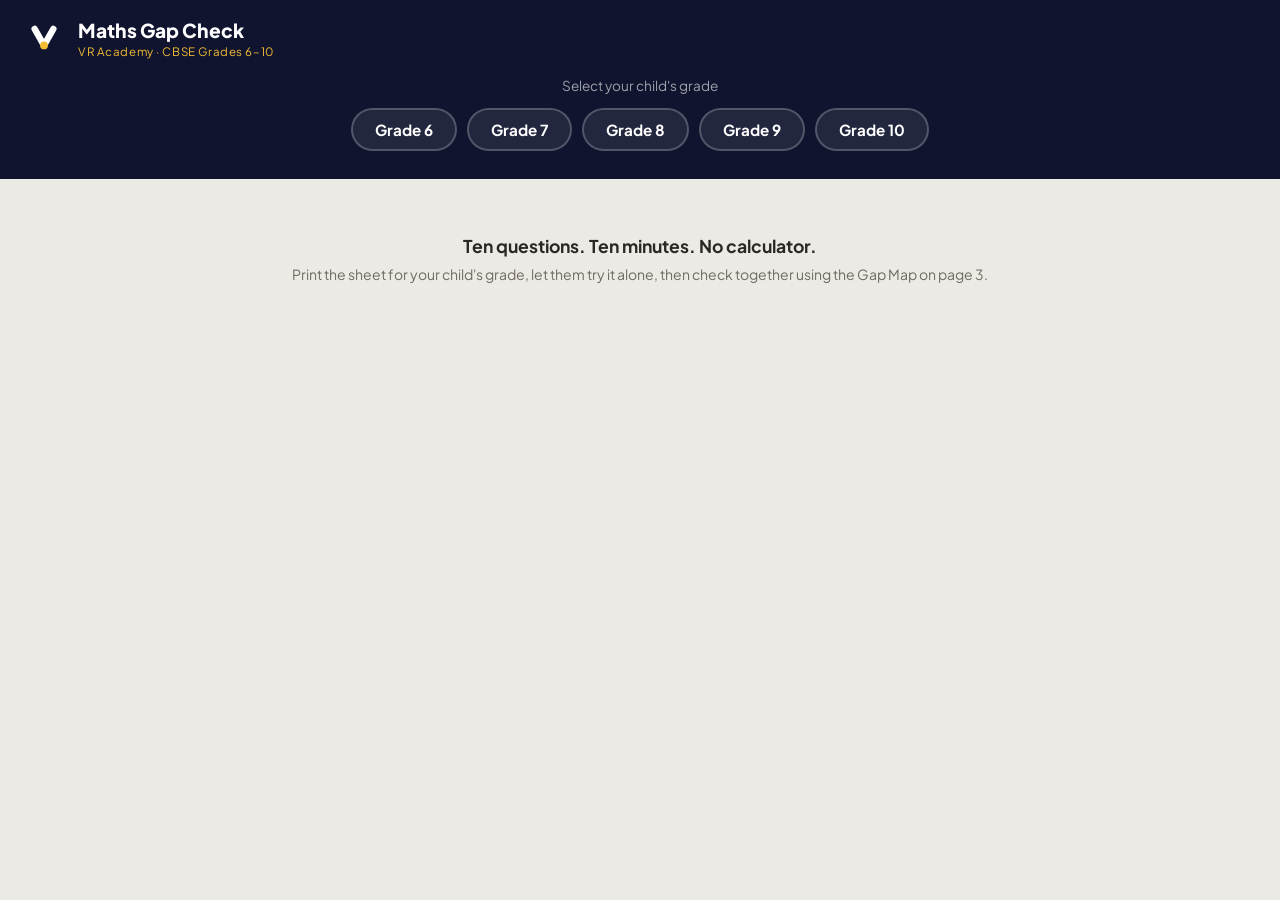
<file: gap-check.html>
<!DOCTYPE html>
<html lang="en">
<head>
  <meta charset="UTF-8">
  <meta name="viewport" content="width=device-width, initial-scale=1.0">
  <title>Maths Gap Check · VR Academy</title>
  <link rel="preconnect" href="https://fonts.googleapis.com">
  <link href="https://fonts.googleapis.com/css2?family=Plus+Jakarta+Sans:wght@400;600;700;800&display=swap" rel="stylesheet">
  <style>
    :root {
      --indigo: #10142E;
      --gold:   #F2BC35;
      --wa:     #25d366;
      --white:  #ffffff;
      --bg:     #eceae5;
      --text:   #2a2825;
      --muted:  #6f6a60;
      --line:   #e0dbd0;
      --f:      'Plus Jakarta Sans', system-ui, sans-serif;
    }
    *, *::before, *::after { box-sizing: border-box; margin: 0; padding: 0; }

    body { font-family: var(--f); background: var(--bg); color: var(--text); }

    /* ── SCREEN HEADER ── */
    .s-header {
      background: var(--indigo);
      padding: 18px 24px;
      display: flex; align-items: center; gap: 14px;
    }
    .s-header svg { width: 40px; height: 40px; flex-shrink: 0; }
    .s-header h1 { font-size: 1.2rem; font-weight: 800; color: var(--white); }
    .s-header .sub { font-size: 0.72rem; color: var(--gold); margin-top: 2px; letter-spacing: 0.05em; }

    /* ── GRADE SELECTOR ── */
    .s-picker {
      background: var(--indigo);
      padding: 0 24px 28px;
      text-align: center;
    }
    .s-picker p { color: rgba(255,255,255,.6); font-size: .85rem; margin-bottom: 14px; }
    .s-picker .btns { display: flex; gap: 10px; justify-content: center; flex-wrap: wrap; }
    .g-btn {
      background: rgba(255,255,255,.08);
      border: 2px solid rgba(255,255,255,.22);
      color: var(--white);
      font-family: var(--f); font-weight: 700; font-size: .95rem;
      padding: 10px 22px; border-radius: 100px; cursor: pointer;
      transition: all .15s;
    }
    .g-btn:hover  { border-color: var(--gold); background: rgba(242,188,53,.15); }
    .g-btn.active { background: var(--gold); border-color: var(--gold); color: var(--indigo); }

    /* ── EMPTY STATE ── */
    .s-empty {
      padding: 56px 24px; text-align: center;
    }
    .s-empty h2 { font-size: 1.1rem; font-weight: 700; margin-bottom: 8px; }
    .s-empty p  { font-size: .875rem; color: var(--muted); }

    /* ── GRADE CONTENT WRAPPER ── */
    .gc { display: none; }
    .gc.show { display: block; }

    /* ── PDF PAGE SHELL ── */
    .pages { max-width: 680px; margin: 28px auto; padding: 0 16px; }
    .page {
      background: var(--white);
      border-radius: 4px;
      box-shadow: 0 2px 14px rgba(0,0,0,.13);
      margin-bottom: 14px;
      overflow: hidden;
    }

    /* ── COVER ── */
    .p-cover { background: var(--indigo); padding: 44px 40px 36px; }
    .cv-label { font-size: .7rem; font-weight: 700; letter-spacing: .12em; text-transform: uppercase; color: var(--gold); margin-bottom: 10px; }
    .cv-title { font-size: 2.1rem; font-weight: 800; color: var(--white); line-height: 1.15; margin-bottom: 6px; }
    .cv-meta  { font-size: .82rem; color: rgba(255,255,255,.55); margin-bottom: 28px; }
    .cv-rule  { border: none; border-top: 1px solid rgba(242,188,53,.3); margin-bottom: 24px; }
    .cv-note  {
      background: rgba(255,255,255,.07);
      border-left: 3px solid var(--gold);
      padding: 14px 18px;
      border-radius: 0 6px 6px 0;
      font-size: .875rem; color: rgba(255,255,255,.82); line-height: 1.65;
      margin-bottom: 28px;
    }
    .cv-brand { display: flex; align-items: center; gap: 10px; margin-top: 8px; }
    .cv-brand svg { width: 28px; height: 28px; }
    .cv-brand span { font-size: .8rem; font-weight: 700; letter-spacing: .07em; color: rgba(255,255,255,.6); }

    /* ── QUESTIONS ── */
    .p-qs { padding: 36px 40px; }
    .p-head {
      font-size: .68rem; font-weight: 700; letter-spacing: .12em; text-transform: uppercase;
      color: var(--muted); padding-bottom: 12px; border-bottom: 1.5px solid var(--line); margin-bottom: 22px;
    }
    .q { margin-bottom: 24px; }
    .q:last-child { margin-bottom: 0; }
    .q-row { display: flex; align-items: flex-start; gap: 10px; }
    .q-num {
      background: var(--indigo); color: var(--gold);
      font-weight: 800; font-size: .72rem;
      width: 22px; height: 22px; border-radius: 50%;
      display: inline-flex; align-items: center; justify-content: center;
      flex-shrink: 0; margin-top: 2px;
    }
    .q-text { font-size: .92rem; line-height: 1.55; color: var(--text); }
    .q-line { margin: 6px 0 0 32px; height: 30px; border-bottom: 1px dashed var(--line); }

    /* ── ANSWERS + GAP MAP ── */
    .p-ans { padding: 36px 40px; }
    .ak { display: grid; grid-template-columns: 1fr 1fr; gap: 5px 24px; margin-bottom: 28px; }
    .ak-item { font-size: .85rem; line-height: 1.5; }
    .ak-n { font-weight: 700; color: var(--indigo); margin-right: 3px; }
    .gm-head {
      font-size: .68rem; font-weight: 700; letter-spacing: .12em; text-transform: uppercase;
      color: var(--muted); padding-bottom: 10px; border-bottom: 1.5px solid var(--line); margin-bottom: 12px;
    }
    .gm { width: 100%; border-collapse: collapse; font-size: .78rem; margin-bottom: 24px; }
    .gm th { background: var(--indigo); color: var(--white); text-align: left; padding: 7px 10px; font-size: .68rem; letter-spacing: .04em; }
    .gm td { padding: 6px 10px; border-bottom: 1px solid var(--line); vertical-align: top; line-height: 1.4; }
    .gm tr:nth-child(even) td { background: #f9f8f5; }
    .gm td:first-child { font-weight: 700; color: var(--indigo); width: 26px; text-align: center; }
    .sg {
      background: #f8f6f1; border: 1px solid var(--line); border-radius: 6px; padding: 14px 18px;
    }
    .sg-title { font-size: .68rem; font-weight: 700; letter-spacing: .08em; text-transform: uppercase; color: var(--muted); margin-bottom: 10px; }
    .sg p { font-size: .82rem; line-height: 1.6; margin-bottom: 4px; }
    .sg p:last-child { margin-bottom: 0; }
    .sg b { color: var(--indigo); }

    /* ── CTA PAGE ── */
    .p-cta { background: var(--indigo); padding: 44px 40px; }
    .cta-h { font-size: 1.55rem; font-weight: 800; color: var(--white); line-height: 1.25; margin-bottom: 14px; }
    .cta-h span { color: var(--gold); }
    .cta-body { font-size: .875rem; color: rgba(255,255,255,.78); line-height: 1.7; margin-bottom: 24px; }
    .cta-steps { list-style: none; margin-bottom: 24px; }
    .cta-steps li { display: flex; align-items: flex-start; gap: 12px; margin-bottom: 10px; font-size: .875rem; color: rgba(255,255,255,.85); }
    .cta-sn {
      background: var(--gold); color: var(--indigo);
      font-weight: 800; font-size: .72rem;
      width: 20px; height: 20px; border-radius: 50%;
      display: flex; align-items: center; justify-content: center; flex-shrink: 0; margin-top: 2px;
    }
    .cta-gap { font-size: .78rem; color: rgba(255,255,255,.5); margin-bottom: 14px; }
    .cta-wa {
      display: inline-block; background: var(--wa); color: #05230f;
      font-weight: 700; font-size: .88rem; padding: 12px 22px;
      border-radius: 8px; text-decoration: none; margin-bottom: 10px;
    }
    .cta-url { font-size: .78rem; color: rgba(255,255,255,.45); }

    /* ── ACTION BAR (screen) ── */
    .s-bar {
      display: none; position: fixed; bottom: 0; left: 0; right: 0; z-index: 1000;
      background: var(--white); border-top: 1px solid var(--line);
      padding: 12px 20px; align-items: center; justify-content: space-between; gap: 16px;
      box-shadow: 0 -4px 16px rgba(0,0,0,.09);
    }
    .s-bar.show { display: flex; }
    body.grade-active { padding-bottom: 68px; }
    .dl-btn {
      background: var(--indigo); color: var(--white);
      font-family: var(--f); font-weight: 700; font-size: .88rem;
      padding: 11px 22px; border-radius: 8px; border: none; cursor: pointer; white-space: nowrap;
    }
    .dl-btn:hover { background: #1c2246; }
    .wa-nudge { font-size: .78rem; color: var(--muted); line-height: 1.4; }
    .wa-nudge a { color: var(--indigo); font-weight: 600; }

    /* ── PRINT ── */
    @media print {
      @page { size: A4 portrait; margin: 14mm 18mm; }

      body, .gc, .pages { display: block !important; background: white; }
      .s-header, .s-picker, .s-empty, .s-bar { display: none !important; }

      .gc        { display: none !important; }
      .gc.print  { display: block !important; }

      .pages { max-width: 100%; margin: 0; padding: 0; }
      .page  { box-shadow: none; border-radius: 0; margin-bottom: 0; page-break-after: always; }
      .page:last-child { page-break-after: avoid; }

      .p-cover, .p-cta, .gm th, .q-num, .cta-wa {
        -webkit-print-color-adjust: exact;
        print-color-adjust: exact;
      }
    }
  </style>
</head>
<body>

<!-- Logo inline SVG macro (reused) -->
<template id="logo-tpl">
  <svg viewBox="0 0 48 48" aria-hidden="true">
    <rect width="48" height="48" rx="13" fill="rgba(255,255,255,.12)"/>
    <g transform="translate(24 24) scale(.86) translate(-24 -24)">
      <path d="M11 10 L24 33 L37 10" fill="none" stroke="#fff" stroke-width="9" stroke-linecap="round" stroke-linejoin="round"/>
      <circle cx="24" cy="33" r="5.4" fill="#F2BC35"/>
    </g>
  </svg>
</template>

<!-- HEADER -->
<header class="s-header">
  <svg viewBox="0 0 48 48" aria-hidden="true">
    <rect width="48" height="48" rx="13" fill="#10142E"/>
    <g transform="translate(24 24) scale(.86) translate(-24 -24)">
      <path d="M11 10 L24 33 L37 10" fill="none" stroke="#fff" stroke-width="9" stroke-linecap="round" stroke-linejoin="round"/>
      <circle cx="24" cy="33" r="5.4" fill="#F2BC35"/>
    </g>
  </svg>
  <div>
    <h1>Maths Gap Check</h1>
    <div class="sub">VR Academy · CBSE Grades 6–10</div>
  </div>
</header>

<!-- GRADE PICKER -->
<div class="s-picker">
  <p>Select your child's grade</p>
  <div class="btns">
    <button class="g-btn" onclick="pick(6)">Grade 6</button>
    <button class="g-btn" onclick="pick(7)">Grade 7</button>
    <button class="g-btn" onclick="pick(8)">Grade 8</button>
    <button class="g-btn" onclick="pick(9)">Grade 9</button>
    <button class="g-btn" onclick="pick(10)">Grade 10</button>
  </div>
</div>

<div class="s-empty" id="empty">
  <h2>Ten questions. Ten minutes. No calculator.</h2>
  <p>Print the sheet for your child's grade, let them try it alone, then check together using the Gap Map on page 3.</p>
</div>

<!-- ═══════════════ GRADE 6 ═══════════════ -->
<div class="gc" id="gc6">
<div class="pages">

  <div class="page p-cover">
    <div class="cv-label">CBSE · Grade 6</div>
    <div class="cv-title">Maths Gap Check</div>
    <div class="cv-meta">10 questions &nbsp;·&nbsp; 10 minutes &nbsp;·&nbsp; no calculator</div>
    <hr class="cv-rule">
    <div class="cv-note">For parents: let your child try these alone, with no phone and no calculator. Ten minutes is enough. Then check them together using the Gap Map on page 3. A wrong answer here is useful information, not a verdict.</div>
    <div class="cv-brand">
      <svg viewBox="0 0 48 48"><rect width="48" height="48" rx="13" fill="rgba(255,255,255,.12)"/><g transform="translate(24 24) scale(.86) translate(-24 -24)"><path d="M11 10 L24 33 L37 10" fill="none" stroke="#fff" stroke-width="9" stroke-linecap="round" stroke-linejoin="round"/><circle cx="24" cy="33" r="5.4" fill="#F2BC35"/></g></svg>
      <span>VR ACADEMY</span>
    </div>
  </div>

  <div class="page p-qs">
    <div class="p-head">Grade 6 — Questions</div>
    <div class="q"><div class="q-row"><span class="q-num">1</span><span class="q-text">Write in figures: three lakh five thousand twenty.</span></div><div class="q-line"></div></div>
    <div class="q"><div class="q-row"><span class="q-num">2</span><span class="q-text">4.7 + 0.35 = ?</span></div><div class="q-line"></div></div>
    <div class="q"><div class="q-row"><span class="q-num">3</span><span class="q-text">What is ¾ of 48?</span></div><div class="q-line"></div></div>
    <div class="q"><div class="q-row"><span class="q-num">4</span><span class="q-text">Using 4, 0, 7, 2 and 9 once each, write the smallest 5-digit number.</span></div><div class="q-line"></div></div>
    <div class="q"><div class="q-row"><span class="q-num">5</span><span class="q-text">Find the HCF of 18 and 24.</span></div><div class="q-line"></div></div>
    <div class="q"><div class="q-row"><span class="q-num">6</span><span class="q-text">(−7) + 4 = ?</span></div><div class="q-line"></div></div>
    <div class="q"><div class="q-row"><span class="q-num">7</span><span class="q-text">Which is greater: 3/5 or 5/8?</span></div><div class="q-line"></div></div>
    <div class="q"><div class="q-row"><span class="q-num">8</span><span class="q-text">A number is divisible by both 2 and 3. Must it be divisible by 6? Why?</span></div><div class="q-line"></div></div>
    <div class="q"><div class="q-row"><span class="q-num">9</span><span class="q-text">Estimate 4,867 + 3,142 by rounding each to the nearest hundred.</span></div><div class="q-line"></div></div>
    <div class="q"><div class="q-row"><span class="q-num">10</span><span class="q-text">At night the temperature was −3 °C. By noon it had risen 8 °C. What was it at noon?</span></div><div class="q-line"></div></div>
  </div>

  <div class="page p-ans">
    <div class="p-head">Grade 6 — Answers &amp; Gap Map</div>
    <div class="ak">
      <div class="ak-item"><span class="ak-n">1.</span> 3,05,020</div>
      <div class="ak-item"><span class="ak-n">2.</span> 5.05</div>
      <div class="ak-item"><span class="ak-n">3.</span> 36</div>
      <div class="ak-item"><span class="ak-n">4.</span> 20,479</div>
      <div class="ak-item"><span class="ak-n">5.</span> 6</div>
      <div class="ak-item"><span class="ak-n">6.</span> −3</div>
      <div class="ak-item"><span class="ak-n">7.</span> 5/8 &nbsp;(25/40 &gt; 24/40)</div>
      <div class="ak-item"><span class="ak-n">8.</span> Yes — 2 and 3 share no common factor, so 6 divides it</div>
      <div class="ak-item"><span class="ak-n">9.</span> 4,900 + 3,100 = 8,000</div>
      <div class="ak-item"><span class="ak-n">10.</span> 5 °C</div>
    </div>
    <div class="gm-head">Gap Map</div>
    <table class="gm">
      <thead><tr><th>Q</th><th>Topic</th><th>From</th><th>If wrong, the gap is …</th></tr></thead>
      <tbody>
        <tr><td>1</td><td>Place value, Indian system</td><td>Grade 5</td><td>Reading and writing large numbers</td></tr>
        <tr><td>2</td><td>Adding decimals</td><td>Grade 5</td><td>Lining up the decimal point</td></tr>
        <tr><td>3</td><td>Fraction of a quantity</td><td>Grade 5</td><td>Using a fraction as an operator</td></tr>
        <tr><td>4</td><td>Forming numbers</td><td>Grade 6</td><td>Place value — 0 cannot lead</td></tr>
        <tr><td>5</td><td>HCF</td><td>Grade 6</td><td>Factors and multiples</td></tr>
        <tr><td>6</td><td>Adding integers</td><td>Grade 6</td><td>Direction on the number line</td></tr>
        <tr><td>7</td><td>Comparing fractions</td><td>Grade 6</td><td>Common denominators</td></tr>
        <tr><td>8</td><td>Divisibility reasoning</td><td>Grade 6</td><td>Explaining, not just computing</td></tr>
        <tr><td>9</td><td>Estimation</td><td>Grade 6</td><td>Rounding before adding</td></tr>
        <tr><td>10</td><td>Integers in context</td><td>Grade 6</td><td>Turning a word problem into a sum</td></tr>
      </tbody>
    </table>
    <div class="sg">
      <div class="sg-title">Score Guide</div>
      <p><b>0–1 wrong</b> — Secure for this stage.</p>
      <p><b>2–4 wrong</b> — One or two gaps forming. This is the normal case.</p>
      <p><b>Any of Q1–3 wrong</b> — The gap started in an earlier year. This is the most common reason marks slip later, and it is the easiest kind to fix once you know which topic it is.</p>
    </div>
  </div>

  <div class="page p-cta">
    <div class="cta-h">Found a gap?<br><span>That's the useful part.</span></div>
    <div class="cta-body">Most children have one. It is hard to spot in a class of forty, and straightforward to fix once it has a name.<br><br>In a free trial class we start from the exact question your child got stuck on. Five students per class, evenings Saudi time, Grades 6–10.</div>
    <ol class="cta-steps">
      <li><span class="cta-sn">1</span> Message us on WhatsApp</li>
      <li><span class="cta-sn">2</span> Pick an evening</li>
      <li><span class="cta-sn">3</span> Your child sits a real class</li>
    </ol>
    <p class="cta-gap">Afterwards we send you a short note: the one gap we found, and what four weeks on it would look like.</p>
    <a class="cta-wa" href="https://wa.me/919220664662">Message VR Academy on WhatsApp</a>
    <div class="cta-url">wa.me/919220664662</div>
    <div class="cv-brand" style="margin-top:28px;">
      <svg viewBox="0 0 48 48"><rect width="48" height="48" rx="13" fill="rgba(255,255,255,.12)"/><g transform="translate(24 24) scale(.86) translate(-24 -24)"><path d="M11 10 L24 33 L37 10" fill="none" stroke="#fff" stroke-width="9" stroke-linecap="round" stroke-linejoin="round"/><circle cx="24" cy="33" r="5.4" fill="#F2BC35"/></g></svg>
      <span>VR ACADEMY</span>
    </div>
  </div>

</div>
</div><!-- /gc6 -->

<!-- ═══════════════ GRADE 7 ═══════════════ -->
<div class="gc" id="gc7">
<div class="pages">

  <div class="page p-cover">
    <div class="cv-label">CBSE · Grade 7</div>
    <div class="cv-title">Maths Gap Check</div>
    <div class="cv-meta">10 questions &nbsp;·&nbsp; 10 minutes &nbsp;·&nbsp; no calculator</div>
    <hr class="cv-rule">
    <div class="cv-note">For parents: let your child try these alone, with no phone and no calculator. Ten minutes is enough. Then check them together using the Gap Map on page 3. A wrong answer here is useful information, not a verdict.</div>
    <div class="cv-brand">
      <svg viewBox="0 0 48 48"><rect width="48" height="48" rx="13" fill="rgba(255,255,255,.12)"/><g transform="translate(24 24) scale(.86) translate(-24 -24)"><path d="M11 10 L24 33 L37 10" fill="none" stroke="#fff" stroke-width="9" stroke-linecap="round" stroke-linejoin="round"/><circle cx="24" cy="33" r="5.4" fill="#F2BC35"/></g></svg>
      <span>VR ACADEMY</span>
    </div>
  </div>

  <div class="page p-qs">
    <div class="p-head">Grade 7 — Questions</div>
    <div class="q"><div class="q-row"><span class="q-num">1</span><span class="q-text">(−8) + 3 = ?</span></div><div class="q-line"></div></div>
    <div class="q"><div class="q-row"><span class="q-num">2</span><span class="q-text">3/4 + 1/6 = ?</span></div><div class="q-line"></div></div>
    <div class="q"><div class="q-row"><span class="q-num">3</span><span class="q-text">Find the HCF of 24 and 36.</span></div><div class="q-line"></div></div>
    <div class="q"><div class="q-row"><span class="q-num">4</span><span class="q-text">(−3) × (−4) = ?</span></div><div class="q-line"></div></div>
    <div class="q"><div class="q-row"><span class="q-num">5</span><span class="q-text">Solve: 3x + 5 = 20</span></div><div class="q-line"></div></div>
    <div class="q"><div class="q-row"><span class="q-num">6</span><span class="q-text">Two angles of a triangle are 55° and 65°. Find the third.</span></div><div class="q-line"></div></div>
    <div class="q"><div class="q-row"><span class="q-num">7</span><span class="q-text">2/3 ÷ 4/9 = ?</span></div><div class="q-line"></div></div>
    <div class="q"><div class="q-row"><span class="q-num">8</span><span class="q-text">Find the mean of 4, 8, 10, 6, 12.</span></div><div class="q-line"></div></div>
    <div class="q"><div class="q-row"><span class="q-num">9</span><span class="q-text">A shirt costs SAR 80 after a 20% discount. What was the original price?</span></div><div class="q-line"></div></div>
    <div class="q"><div class="q-row"><span class="q-num">10</span><span class="q-text">(−2) × 3 + (−4) ÷ 2 = ?</span></div><div class="q-line"></div></div>
  </div>

  <div class="page p-ans">
    <div class="p-head">Grade 7 — Answers &amp; Gap Map</div>
    <div class="ak">
      <div class="ak-item"><span class="ak-n">1.</span> −5</div>
      <div class="ak-item"><span class="ak-n">2.</span> 11/12</div>
      <div class="ak-item"><span class="ak-n">3.</span> 12</div>
      <div class="ak-item"><span class="ak-n">4.</span> 12</div>
      <div class="ak-item"><span class="ak-n">5.</span> x = 5</div>
      <div class="ak-item"><span class="ak-n">6.</span> 60°</div>
      <div class="ak-item"><span class="ak-n">7.</span> 3/2</div>
      <div class="ak-item"><span class="ak-n">8.</span> 8</div>
      <div class="ak-item"><span class="ak-n">9.</span> SAR 100</div>
      <div class="ak-item"><span class="ak-n">10.</span> −8</div>
    </div>
    <div class="gm-head">Gap Map</div>
    <table class="gm">
      <thead><tr><th>Q</th><th>Topic</th><th>From</th><th>If wrong, the gap is …</th></tr></thead>
      <tbody>
        <tr><td>1</td><td>Adding integers</td><td>Grade 6</td><td>Signs on the number line</td></tr>
        <tr><td>2</td><td>Adding unlike fractions</td><td>Grade 6</td><td>LCM of denominators</td></tr>
        <tr><td>3</td><td>HCF</td><td>Grade 6</td><td>Factors</td></tr>
        <tr><td>4</td><td>Multiplying integers</td><td>Grade 7</td><td>The sign rule — this one carries furthest</td></tr>
        <tr><td>5</td><td>Simple equations</td><td>Grade 7</td><td>Doing the same thing to both sides</td></tr>
        <tr><td>6</td><td>Angle sum of a triangle</td><td>Grade 7</td><td>Using the 180° property</td></tr>
        <tr><td>7</td><td>Dividing fractions</td><td>Grade 7</td><td>Multiplying by the reciprocal</td></tr>
        <tr><td>8</td><td>Mean</td><td>Grade 7</td><td>Total ÷ count</td></tr>
        <tr><td>9</td><td>Percentage, working backwards</td><td>Grade 7</td><td>80% of what = 80</td></tr>
        <tr><td>10</td><td>Order of operations with integers</td><td>Grade 7</td><td>BODMAS together with signs</td></tr>
      </tbody>
    </table>
    <div class="sg">
      <div class="sg-title">Score Guide</div>
      <p><b>0–1 wrong</b> — Secure for this stage.</p>
      <p><b>2–4 wrong</b> — One or two gaps forming. This is the normal case.</p>
      <p><b>Any of Q1–3 wrong</b> — The gap started in an earlier year. This is the most common reason marks slip later, and it is the easiest kind to fix once you know which topic it is.</p>
    </div>
  </div>

  <div class="page p-cta">
    <div class="cta-h">Found a gap?<br><span>That's the useful part.</span></div>
    <div class="cta-body">Most children have one. It is hard to spot in a class of forty, and straightforward to fix once it has a name.<br><br>In a free trial class we start from the exact question your child got stuck on. Five students per class, evenings Saudi time, Grades 6–10.</div>
    <ol class="cta-steps">
      <li><span class="cta-sn">1</span> Message us on WhatsApp</li>
      <li><span class="cta-sn">2</span> Pick an evening</li>
      <li><span class="cta-sn">3</span> Your child sits a real class</li>
    </ol>
    <p class="cta-gap">Afterwards we send you a short note: the one gap we found, and what four weeks on it would look like.</p>
    <a class="cta-wa" href="https://wa.me/919220664662">Message VR Academy on WhatsApp</a>
    <div class="cta-url">wa.me/919220664662</div>
    <div class="cv-brand" style="margin-top:28px;">
      <svg viewBox="0 0 48 48"><rect width="48" height="48" rx="13" fill="rgba(255,255,255,.12)"/><g transform="translate(24 24) scale(.86) translate(-24 -24)"><path d="M11 10 L24 33 L37 10" fill="none" stroke="#fff" stroke-width="9" stroke-linecap="round" stroke-linejoin="round"/><circle cx="24" cy="33" r="5.4" fill="#F2BC35"/></g></svg>
      <span>VR ACADEMY</span>
    </div>
  </div>

</div>
</div><!-- /gc7 -->

<!-- ═══════════════ GRADE 8 ═══════════════ -->
<div class="gc" id="gc8">
<div class="pages">

  <div class="page p-cover">
    <div class="cv-label">CBSE · Grade 8</div>
    <div class="cv-title">Maths Gap Check</div>
    <div class="cv-meta">10 questions &nbsp;·&nbsp; 10 minutes &nbsp;·&nbsp; no calculator</div>
    <hr class="cv-rule">
    <div class="cv-note">For parents: let your child try these alone, with no phone and no calculator. Ten minutes is enough. Then check them together using the Gap Map on page 3. A wrong answer here is useful information, not a verdict.</div>
    <div class="cv-brand">
      <svg viewBox="0 0 48 48"><rect width="48" height="48" rx="13" fill="rgba(255,255,255,.12)"/><g transform="translate(24 24) scale(.86) translate(-24 -24)"><path d="M11 10 L24 33 L37 10" fill="none" stroke="#fff" stroke-width="9" stroke-linecap="round" stroke-linejoin="round"/><circle cx="24" cy="33" r="5.4" fill="#F2BC35"/></g></svg>
      <span>VR ACADEMY</span>
    </div>
  </div>

  <div class="page p-qs">
    <div class="p-head">Grade 8 — Questions</div>
    <div class="q"><div class="q-row"><span class="q-num">1</span><span class="q-text">(−3) × (−4) − 2 × (−5) = ?</span></div><div class="q-line"></div></div>
    <div class="q"><div class="q-row"><span class="q-num">2</span><span class="q-text">Solve: 3x + 5 = 20</span></div><div class="q-line"></div></div>
    <div class="q"><div class="q-row"><span class="q-num">3</span><span class="q-text">What is 2/5 of 60?</span></div><div class="q-line"></div></div>
    <div class="q"><div class="q-row"><span class="q-num">4</span><span class="q-text">Solve: 2(x − 3) = x + 4</span></div><div class="q-line"></div></div>
    <div class="q"><div class="q-row"><span class="q-num">5</span><span class="q-text">Expand: (a + b)²</span></div><div class="q-line"></div></div>
    <div class="q"><div class="q-row"><span class="q-num">6</span><span class="q-text">√144 + √25 = ?</span></div><div class="q-line"></div></div>
    <div class="q"><div class="q-row"><span class="q-num">7</span><span class="q-text">Write 2⁻³ as a fraction.</span></div><div class="q-line"></div></div>
    <div class="q"><div class="q-row"><span class="q-num">8</span><span class="q-text">Expand: (x + 5)(x − 3)</span></div><div class="q-line"></div></div>
    <div class="q"><div class="q-row"><span class="q-num">9</span><span class="q-text">Find 15% of 240.</span></div><div class="q-line"></div></div>
    <div class="q"><div class="q-row"><span class="q-num">10</span><span class="q-text">A square has area 169 cm². Find its perimeter.</span></div><div class="q-line"></div></div>
  </div>

  <div class="page p-ans">
    <div class="p-head">Grade 8 — Answers &amp; Gap Map</div>
    <div class="ak">
      <div class="ak-item"><span class="ak-n">1.</span> 22</div>
      <div class="ak-item"><span class="ak-n">2.</span> x = 5</div>
      <div class="ak-item"><span class="ak-n">3.</span> 24</div>
      <div class="ak-item"><span class="ak-n">4.</span> x = 10</div>
      <div class="ak-item"><span class="ak-n">5.</span> a² + 2ab + b²</div>
      <div class="ak-item"><span class="ak-n">6.</span> 17</div>
      <div class="ak-item"><span class="ak-n">7.</span> 1/8</div>
      <div class="ak-item"><span class="ak-n">8.</span> x² + 2x − 15</div>
      <div class="ak-item"><span class="ak-n">9.</span> 36</div>
      <div class="ak-item"><span class="ak-n">10.</span> 52 cm</div>
    </div>
    <div class="gm-head">Gap Map</div>
    <table class="gm">
      <thead><tr><th>Q</th><th>Topic</th><th>From</th><th>If wrong, the gap is …</th></tr></thead>
      <tbody>
        <tr><td>1</td><td>Integers with BODMAS</td><td>Grade 7</td><td>Sign rules — the most common carried-over gap</td></tr>
        <tr><td>2</td><td>Simple equations</td><td>Grade 7</td><td>Balancing an equation</td></tr>
        <tr><td>3</td><td>Fraction of a quantity</td><td>Grade 6</td><td>Fraction as an operator</td></tr>
        <tr><td>4</td><td>Linear equations, brackets</td><td>Grade 8</td><td>Distributing, then collecting terms</td></tr>
        <tr><td>5</td><td>Identities</td><td>Grade 8</td><td>Knowing (a+b)² ≠ a² + b²</td></tr>
        <tr><td>6</td><td>Square roots</td><td>Grade 8</td><td>Recognising perfect squares</td></tr>
        <tr><td>7</td><td>Negative exponents</td><td>Grade 8</td><td>What a negative power means</td></tr>
        <tr><td>8</td><td>Multiplying binomials</td><td>Grade 8</td><td>Every term times every term</td></tr>
        <tr><td>9</td><td>Percentages</td><td>Grade 7</td><td>Percent as a fraction of a number</td></tr>
        <tr><td>10</td><td>Mensuration</td><td>Grade 8</td><td>Area → side → perimeter</td></tr>
      </tbody>
    </table>
    <div class="sg">
      <div class="sg-title">Score Guide</div>
      <p><b>0–1 wrong</b> — Secure for this stage.</p>
      <p><b>2–4 wrong</b> — One or two gaps forming. This is the normal case.</p>
      <p><b>Any of Q1–3 wrong</b> — The gap started in an earlier year. This is the most common reason marks slip later, and it is the easiest kind to fix once you know which topic it is.</p>
    </div>
  </div>

  <div class="page p-cta">
    <div class="cta-h">Found a gap?<br><span>That's the useful part.</span></div>
    <div class="cta-body">Most children have one. It is hard to spot in a class of forty, and straightforward to fix once it has a name.<br><br>In a free trial class we start from the exact question your child got stuck on. Five students per class, evenings Saudi time, Grades 6–10.</div>
    <ol class="cta-steps">
      <li><span class="cta-sn">1</span> Message us on WhatsApp</li>
      <li><span class="cta-sn">2</span> Pick an evening</li>
      <li><span class="cta-sn">3</span> Your child sits a real class</li>
    </ol>
    <p class="cta-gap">Afterwards we send you a short note: the one gap we found, and what four weeks on it would look like.</p>
    <a class="cta-wa" href="https://wa.me/919220664662">Message VR Academy on WhatsApp</a>
    <div class="cta-url">wa.me/919220664662</div>
    <div class="cv-brand" style="margin-top:28px;">
      <svg viewBox="0 0 48 48"><rect width="48" height="48" rx="13" fill="rgba(255,255,255,.12)"/><g transform="translate(24 24) scale(.86) translate(-24 -24)"><path d="M11 10 L24 33 L37 10" fill="none" stroke="#fff" stroke-width="9" stroke-linecap="round" stroke-linejoin="round"/><circle cx="24" cy="33" r="5.4" fill="#F2BC35"/></g></svg>
      <span>VR ACADEMY</span>
    </div>
  </div>

</div>
</div><!-- /gc8 -->

<!-- ═══════════════ GRADE 9 ═══════════════ -->
<div class="gc" id="gc9">
<div class="pages">

  <div class="page p-cover">
    <div class="cv-label">CBSE · Grade 9</div>
    <div class="cv-title">Maths Gap Check</div>
    <div class="cv-meta">10 questions &nbsp;·&nbsp; 10 minutes &nbsp;·&nbsp; no calculator</div>
    <hr class="cv-rule">
    <div class="cv-note">For parents: let your child try these alone, with no phone and no calculator. Ten minutes is enough. Then check them together using the Gap Map on page 3. A wrong answer here is useful information, not a verdict.</div>
    <div class="cv-brand">
      <svg viewBox="0 0 48 48"><rect width="48" height="48" rx="13" fill="rgba(255,255,255,.12)"/><g transform="translate(24 24) scale(.86) translate(-24 -24)"><path d="M11 10 L24 33 L37 10" fill="none" stroke="#fff" stroke-width="9" stroke-linecap="round" stroke-linejoin="round"/><circle cx="24" cy="33" r="5.4" fill="#F2BC35"/></g></svg>
      <span>VR ACADEMY</span>
    </div>
  </div>

  <div class="page p-qs">
    <div class="p-head">Grade 9 — Questions</div>
    <div class="q"><div class="q-row"><span class="q-num">1</span><span class="q-text">(−5) × (−3) + (−2) = ?</span></div><div class="q-line"></div></div>
    <div class="q"><div class="q-row"><span class="q-num">2</span><span class="q-text">Expand: (x + 4)²</span></div><div class="q-line"></div></div>
    <div class="q"><div class="q-row"><span class="q-num">3</span><span class="q-text">Solve: 5x − 7 = 3x + 9</span></div><div class="q-line"></div></div>
    <div class="q"><div class="q-row"><span class="q-num">4</span><span class="q-text">Factorise: x² − 9</span></div><div class="q-line"></div></div>
    <div class="q"><div class="q-row"><span class="q-num">5</span><span class="q-text">If p(x) = x² − 3x + 2, find p(2).</span></div><div class="q-line"></div></div>
    <div class="q"><div class="q-row"><span class="q-num">6</span><span class="q-text">Is √2 rational or irrational? Give one line of reasoning.</span></div><div class="q-line"></div></div>
    <div class="q"><div class="q-row"><span class="q-num">7</span><span class="q-text">Factorise: x² + 7x + 12</span></div><div class="q-line"></div></div>
    <div class="q"><div class="q-row"><span class="q-num">8</span><span class="q-text">Factorise: 4x² − 12x + 9</span></div><div class="q-line"></div></div>
    <div class="q"><div class="q-row"><span class="q-num">9</span><span class="q-text">Find the area of a triangle with sides 5 cm, 12 cm and 13 cm.</span></div><div class="q-line"></div></div>
    <div class="q"><div class="q-row"><span class="q-num">10</span><span class="q-text">In which quadrant does the point (−3, 5) lie?</span></div><div class="q-line"></div></div>
  </div>

  <div class="page p-ans">
    <div class="p-head">Grade 9 — Answers &amp; Gap Map</div>
    <div class="ak">
      <div class="ak-item"><span class="ak-n">1.</span> 13</div>
      <div class="ak-item"><span class="ak-n">2.</span> x² + 8x + 16</div>
      <div class="ak-item"><span class="ak-n">3.</span> x = 8</div>
      <div class="ak-item"><span class="ak-n">4.</span> (x − 3)(x + 3)</div>
      <div class="ak-item"><span class="ak-n">5.</span> 0</div>
      <div class="ak-item"><span class="ak-n">6.</span> Irrational — cannot be written as p/q</div>
      <div class="ak-item"><span class="ak-n">7.</span> (x + 3)(x + 4)</div>
      <div class="ak-item"><span class="ak-n">8.</span> (2x − 3)²</div>
      <div class="ak-item"><span class="ak-n">9.</span> 30 cm² (5-12-13 right triangle, ½ × 5 × 12)</div>
      <div class="ak-item"><span class="ak-n">10.</span> Second quadrant</div>
    </div>
    <div class="gm-head">Gap Map</div>
    <table class="gm">
      <thead><tr><th>Q</th><th>Topic</th><th>From</th><th>If wrong, the gap is …</th></tr></thead>
      <tbody>
        <tr><td>1</td><td>Integers with BODMAS</td><td>Grade 7</td><td>Sign rules — still the top carried-over gap at this stage</td></tr>
        <tr><td>2</td><td>Identity (a+b)²</td><td>Grade 8</td><td>Expanding a square</td></tr>
        <tr><td>3</td><td>Linear equations, variable both sides</td><td>Grade 8</td><td>Collecting like terms</td></tr>
        <tr><td>4</td><td>Difference of squares</td><td>Grade 9</td><td>Spotting a² − b²</td></tr>
        <tr><td>5</td><td>Value of a polynomial</td><td>Grade 9</td><td>Substitution</td></tr>
        <tr><td>6</td><td>Irrational numbers</td><td>Grade 9</td><td>Explaining, not just labelling</td></tr>
        <tr><td>7</td><td>Factorising a trinomial</td><td>Grade 9</td><td>Splitting the middle term</td></tr>
        <tr><td>8</td><td>Perfect-square trinomial</td><td>Grade 9</td><td>Recognising the pattern</td></tr>
        <tr><td>9</td><td>Area, right triangle</td><td>Grade 9</td><td>Spotting 5-12-13 before reaching for a formula</td></tr>
        <tr><td>10</td><td>Coordinate geometry</td><td>Grade 9</td><td>Signs of x and y in each quadrant</td></tr>
      </tbody>
    </table>
    <div class="sg">
      <div class="sg-title">Score Guide</div>
      <p><b>0–1 wrong</b> — Secure for this stage.</p>
      <p><b>2–4 wrong</b> — One or two gaps forming. This is the normal case.</p>
      <p><b>Any of Q1–3 wrong</b> — The gap started in an earlier year. This is the most common reason marks slip later, and it is the easiest kind to fix once you know which topic it is.</p>
    </div>
  </div>

  <div class="page p-cta">
    <div class="cta-h">Found a gap?<br><span>That's the useful part.</span></div>
    <div class="cta-body">Most children have one. It is hard to spot in a class of forty, and straightforward to fix once it has a name.<br><br>In a free trial class we start from the exact question your child got stuck on. Five students per class, evenings Saudi time, Grades 6–10.</div>
    <ol class="cta-steps">
      <li><span class="cta-sn">1</span> Message us on WhatsApp</li>
      <li><span class="cta-sn">2</span> Pick an evening</li>
      <li><span class="cta-sn">3</span> Your child sits a real class</li>
    </ol>
    <p class="cta-gap">Afterwards we send you a short note: the one gap we found, and what four weeks on it would look like.</p>
    <a class="cta-wa" href="https://wa.me/919220664662">Message VR Academy on WhatsApp</a>
    <div class="cta-url">wa.me/919220664662</div>
    <div class="cv-brand" style="margin-top:28px;">
      <svg viewBox="0 0 48 48"><rect width="48" height="48" rx="13" fill="rgba(255,255,255,.12)"/><g transform="translate(24 24) scale(.86) translate(-24 -24)"><path d="M11 10 L24 33 L37 10" fill="none" stroke="#fff" stroke-width="9" stroke-linecap="round" stroke-linejoin="round"/><circle cx="24" cy="33" r="5.4" fill="#F2BC35"/></g></svg>
      <span>VR ACADEMY</span>
    </div>
  </div>

</div>
</div><!-- /gc9 -->

<!-- ═══════════════ GRADE 10 ═══════════════ -->
<div class="gc" id="gc10">
<div class="pages">

  <div class="page p-cover">
    <div class="cv-label">CBSE · Grade 10</div>
    <div class="cv-title">Maths Gap Check</div>
    <div class="cv-meta">10 questions &nbsp;·&nbsp; 10 minutes &nbsp;·&nbsp; no calculator</div>
    <hr class="cv-rule">
    <div class="cv-note">For parents: let your child try these alone, with no phone and no calculator. Ten minutes is enough. Then check them together using the Gap Map on page 3. A wrong answer here is useful information, not a verdict.</div>
    <div class="cv-brand">
      <svg viewBox="0 0 48 48"><rect width="48" height="48" rx="13" fill="rgba(255,255,255,.12)"/><g transform="translate(24 24) scale(.86) translate(-24 -24)"><path d="M11 10 L24 33 L37 10" fill="none" stroke="#fff" stroke-width="9" stroke-linecap="round" stroke-linejoin="round"/><circle cx="24" cy="33" r="5.4" fill="#F2BC35"/></g></svg>
      <span>VR ACADEMY</span>
    </div>
  </div>

  <div class="page p-qs">
    <div class="p-head">Grade 10 — Questions</div>
    <div class="q"><div class="q-row"><span class="q-num">1</span><span class="q-text">Factorise: x² − 5x + 6</span></div><div class="q-line"></div></div>
    <div class="q"><div class="q-row"><span class="q-num">2</span><span class="q-text">Solve: 2(x − 4) = 3x − 11</span></div><div class="q-line"></div></div>
    <div class="q"><div class="q-row"><span class="q-num">3</span><span class="q-text">Expand: (a − b)²</span></div><div class="q-line"></div></div>
    <div class="q"><div class="q-row"><span class="q-num">4</span><span class="q-text">Find the roots: x² − 7x + 12 = 0</span></div><div class="q-line"></div></div>
    <div class="q"><div class="q-row"><span class="q-num">5</span><span class="q-text">Find the discriminant of 2x² − 4x + 1 = 0.</span></div><div class="q-line"></div></div>
    <div class="q"><div class="q-row"><span class="q-num">6</span><span class="q-text">Find the 10th term of the AP: 3, 7, 11, …</span></div><div class="q-line"></div></div>
    <div class="q"><div class="q-row"><span class="q-num">7</span><span class="q-text">sin 30° + cos 60° = ?</span></div><div class="q-line"></div></div>
    <div class="q"><div class="q-row"><span class="q-num">8</span><span class="q-text">Find the sum of the first 20 terms of the AP: 5, 8, 11, …</span></div><div class="q-line"></div></div>
    <div class="q"><div class="q-row"><span class="q-num">9</span><span class="q-text">Find the distance between (2, 3) and (6, 6).</span></div><div class="q-line"></div></div>
    <div class="q"><div class="q-row"><span class="q-num">10</span><span class="q-text">If sin θ = 3/5 and θ is acute, find cos θ.</span></div><div class="q-line"></div></div>
  </div>

  <div class="page p-ans">
    <div class="p-head">Grade 10 — Answers &amp; Gap Map</div>
    <div class="ak">
      <div class="ak-item"><span class="ak-n">1.</span> (x − 2)(x − 3)</div>
      <div class="ak-item"><span class="ak-n">2.</span> x = 3</div>
      <div class="ak-item"><span class="ak-n">3.</span> a² − 2ab + b²</div>
      <div class="ak-item"><span class="ak-n">4.</span> x = 3, x = 4</div>
      <div class="ak-item"><span class="ak-n">5.</span> 8</div>
      <div class="ak-item"><span class="ak-n">6.</span> 39</div>
      <div class="ak-item"><span class="ak-n">7.</span> 1</div>
      <div class="ak-item"><span class="ak-n">8.</span> 670</div>
      <div class="ak-item"><span class="ak-n">9.</span> 5</div>
      <div class="ak-item"><span class="ak-n">10.</span> 4/5</div>
    </div>
    <div class="gm-head">Gap Map</div>
    <table class="gm">
      <thead><tr><th>Q</th><th>Topic</th><th>From</th><th>If wrong, the gap is …</th></tr></thead>
      <tbody>
        <tr><td>1</td><td>Factorising a trinomial</td><td>Grade 9</td><td>Splitting the middle term — blocks the whole quadratics chapter</td></tr>
        <tr><td>2</td><td>Linear equations</td><td>Grade 8</td><td>Brackets and signs</td></tr>
        <tr><td>3</td><td>Identity (a−b)²</td><td>Grade 8</td><td>The middle term's sign</td></tr>
        <tr><td>4</td><td>Quadratic equations</td><td>Grade 10</td><td>Factorisation method</td></tr>
        <tr><td>5</td><td>Discriminant</td><td>Grade 10</td><td>b² − 4ac, and what it tells you</td></tr>
        <tr><td>6</td><td>AP, nth term</td><td>Grade 10</td><td>a + (n−1)d</td></tr>
        <tr><td>7</td><td>Trigonometric ratios</td><td>Grade 10</td><td>Standard-angle values</td></tr>
        <tr><td>8</td><td>AP, sum of n terms</td><td>Grade 10</td><td>Choosing the right formula</td></tr>
        <tr><td>9</td><td>Distance formula</td><td>Grade 10</td><td>Applying it without sign slips</td></tr>
        <tr><td>10</td><td>Trigonometric identity</td><td>Grade 10</td><td>sin²θ + cos²θ = 1</td></tr>
      </tbody>
    </table>
    <div class="sg">
      <div class="sg-title">Score Guide</div>
      <p><b>0–1 wrong</b> — Secure for this stage.</p>
      <p><b>2–4 wrong</b> — One or two gaps forming. This is the normal case.</p>
      <p><b>Any of Q1–3 wrong</b> — The gap started in an earlier year. This is the most common reason marks slip later, and it is the easiest kind to fix once you know which topic it is.</p>
    </div>
  </div>

  <div class="page p-cta">
    <div class="cta-h">Found a gap?<br><span>That's the useful part.</span></div>
    <div class="cta-body">Most children have one. It is hard to spot in a class of forty, and straightforward to fix once it has a name.<br><br>In a free trial class we start from the exact question your child got stuck on. Five students per class, evenings Saudi time, Grades 6–10.</div>
    <ol class="cta-steps">
      <li><span class="cta-sn">1</span> Message us on WhatsApp</li>
      <li><span class="cta-sn">2</span> Pick an evening</li>
      <li><span class="cta-sn">3</span> Your child sits a real class</li>
    </ol>
    <p class="cta-gap">Afterwards we send you a short note: the one gap we found, and what four weeks on it would look like.</p>
    <a class="cta-wa" href="https://wa.me/919220664662">Message VR Academy on WhatsApp</a>
    <div class="cta-url">wa.me/919220664662</div>
    <div class="cv-brand" style="margin-top:28px;">
      <svg viewBox="0 0 48 48"><rect width="48" height="48" rx="13" fill="rgba(255,255,255,.12)"/><g transform="translate(24 24) scale(.86) translate(-24 -24)"><path d="M11 10 L24 33 L37 10" fill="none" stroke="#fff" stroke-width="9" stroke-linecap="round" stroke-linejoin="round"/><circle cx="24" cy="33" r="5.4" fill="#F2BC35"/></g></svg>
      <span>VR ACADEMY</span>
    </div>
  </div>

</div>
</div><!-- /gc10 -->

<!-- ACTION BAR -->
<div class="s-bar" id="s-bar">
  <button class="dl-btn" id="dl-btn" onclick="dlPDF()">Download PDF</button>
  <div class="wa-nudge">Found a gap? <a href="https://wa.me/919220664662">Book a free trial →</a></div>
</div>

<script>
  var cur = null;

  function pick(g) {
    if (cur) {
      document.getElementById('gc' + cur).classList.remove('show');
      document.querySelector('.g-btn[onclick="pick(' + cur + ')"]').classList.remove('active');
    }
    cur = g;
    document.getElementById('gc' + g).classList.add('show');
    document.querySelector('.g-btn[onclick="pick(' + g + ')"]').classList.add('active');
    document.getElementById('empty').style.display = 'none';
    document.getElementById('dl-btn').textContent = 'Download Grade ' + g + ' PDF';
    document.getElementById('s-bar').classList.add('show');
    document.body.classList.add('grade-active');
    document.getElementById('gc' + g).scrollIntoView({ behavior: 'smooth', block: 'start' });
  }

  function dlPDF() {
    if (!cur) return;
    // Mark the grade we're printing so @media print CSS can isolate it
    document.body.setAttribute('data-pg', cur);
    // Temporarily give that gc the print class
    document.querySelectorAll('.gc').forEach(function(el) { el.classList.remove('print'); });
    document.getElementById('gc' + cur).classList.add('print');
    window.print();
    setTimeout(function() {
      document.getElementById('gc' + cur).classList.remove('print');
      document.body.removeAttribute('data-pg');
    }, 500);
  }
</script>
</body>
</html>
</file>
<file: tokens.css>
/*
  VR Academy — v2 BRAND TOKENS  ·  PROPOSAL, not yet canonical
  ============================================================
  STATUS: This file is a PROPOSAL produced alongside website/v2/.
  The canonical brand tokens remain website/brand-tokens.css until the
  owner promotes this system. Do not point v1 at this file.

  WHY THIS EXISTS
  WIP.md carries an open decision: the logo palette (royal blue #1f4fb0 +
  yellow #f4c542) does not match the v1 site palette (charcoal #151210 +
  amber #f0b429). This file RECONCILES them rather than adding a third
  option — a deep indigo ink (closer to the logo blue than flat charcoal
  is) with a gold that sits between #f0b429 and #f4c542.

  Approving v2 therefore closes that open question.

  DESIGNED TO BECOME THE BRAND KIT
  Every value below is named semantically and grouped so it can be lifted
  straight into a Canva brand kit / PDF template. Fonts are deliberately
  chosen to exist BOTH on Google Fonts and in Canva, so the brand carries
  across web, ad creative and documents with no licensing problem.
*/

:root {
  /* ---------- Neutrals / canvas ---------- */
  --c-canvas:         #FBFAF7; /* page background, warm near-white */
  --c-surface:        #FFFFFF; /* raised cards on canvas */
  --c-surface-sunken: #F4F2EC; /* inset wells, alternating bands */
  --c-hairline:       #E6E2D9; /* thin dividers only */
  --c-heading:        #10142E; /* headings on light */
  --c-body:           #3B3F4A; /* body copy */
  --c-muted:          #6E7385; /* captions, secondary */

  /* ---------- Indigo ramp (the brand colour) ---------- */
  --c-indigo-950: #080B1F; /* deepest band */
  --c-indigo-900: #10142E; /* full-bleed dark sections */
  --c-indigo-800: #171F47; /* elevated surface on dark */
  --c-indigo-700: #1F2C63; /* elevated surface, second level */
  --c-indigo-600: #2B4ACB; /* PRIMARY — links, focus, key strokes */
  --c-indigo-500: #3F5FE0; /* primary hover / brighter accents */
  --c-indigo-200: #C5D0F7; /* text on dark, dimmed */
  --c-indigo-100: #E4EAFC; /* tinted fills on light */

  /* ---------- Gold ramp (the rationed accent) ---------- */
  --c-gold-100: #FDF3D8;
  --c-gold-400: #F7CF5C;
  --c-gold-500: #F2BC35; /* THE accent — emphasis, the "5", "free" */
  --c-gold-600: #D8A11E;
  --c-gold-700: #A9761A; /* eyebrows and links on light */

  /* ---------- Action (WhatsApp) — RESERVED ----------
     Rule inherited from brand-tokens.css: this colour marks the ACTION
     and nothing else. Never decorative. */
  --c-action:      #25D366;
  --c-action-deep: #1DA851;
  --c-action-ink:  #05230F;

  /* ---------- Demo-card tints ----------
     Soft grounds for the animated demo cards. Low chroma on purpose:
     they must never compete with the gold accent or the action green. */
  --tint-blue:  #EDF1FC;
  --tint-green: #E9F4EC;
  --tint-peach: #FCF0E6;
  --tint-lilac: #F0EDFA;

  /* ---------- Type ----------
     Two display directions are defined; the page selects one via
     <html data-type="serif"> or <html data-type="sans">.
     Body is Inter in both. */
  --font-body:          Inter, system-ui, -apple-system, "Segoe UI", Roboto, sans-serif;
  --font-display-serif: Fraunces, "Instrument Serif", Georgia, "Times New Roman", serif;
  --font-display-sans:  Sora, Inter, system-ui, sans-serif;
  --font-display:       var(--font-display-sans); /* default */

  /* Fluid scale — one source for every heading size */
  --t-display: clamp(2.75rem, 6.2vw, 5rem);
  --t-h1:      clamp(2.25rem, 5vw,   3.75rem);
  --t-h2:      clamp(1.75rem, 3.4vw, 2.75rem);
  --t-h3:      clamp(1.2rem,  1.9vw, 1.5rem);
  --t-lead:    clamp(1.05rem, 1.5vw, 1.25rem);
  --t-body:    1rem;
  --t-small:   0.875rem;
  --t-eyebrow: 0.75rem;

  --lh-tight: 1.05;
  --lh-head:  1.15;
  --lh-body:  1.6;
  --ls-tight: -0.02em;
  --ls-eyebrow: 0.12em;

  /* ---------- Spacing (4px base) ---------- */
  --sp-1: 4px;  --sp-2: 8px;  --sp-3: 12px; --sp-4: 16px;
  --sp-6: 24px; --sp-8: 32px; --sp-12: 48px; --sp-16: 64px;
  --sp-20: 80px; --sp-28: 112px;

  /* ---------- Radii ---------- */
  --r-sm:   8px;
  --r-md:   14px;
  --r-card: 22px;
  --r-xl:   32px;
  --r-pill: 999px;

  /* ---------- Elevation ---------- */
  --sh-card:  0 1px 2px rgba(16,20,46,.04), 0 12px 32px rgba(16,20,46,.07);
  --sh-lift:  0 2px 4px rgba(16,20,46,.05), 0 20px 48px rgba(16,20,46,.11);
  --sh-btn:   0 6px 18px rgba(37,211,102,.32);
  --sh-inset: inset 0 1px 0 rgba(255,255,255,.06);

  /* ---------- Motion ---------- */
  --ease-out:  cubic-bezier(.22,.61,.36,1);
  --ease-soft: cubic-bezier(.4,0,.2,1);
  --dur-fast: 160ms;
  --dur-mid:  320ms;
  --dur-slow: 720ms;

  /* ---------- Layout ---------- */
  --wrap: 1140px;
  color-scheme: light;
}

/* Display-face switch — the Phase 1 A/B */
[data-type="serif"] { --font-display: var(--font-display-serif); }
[data-type="sans"]  { --font-display: var(--font-display-sans); }

/* Optical tuning: the serif needs slightly tighter leading than the sans */
[data-type="serif"] { --lh-tight: 1.0; --ls-tight: -0.015em; }
</file>
